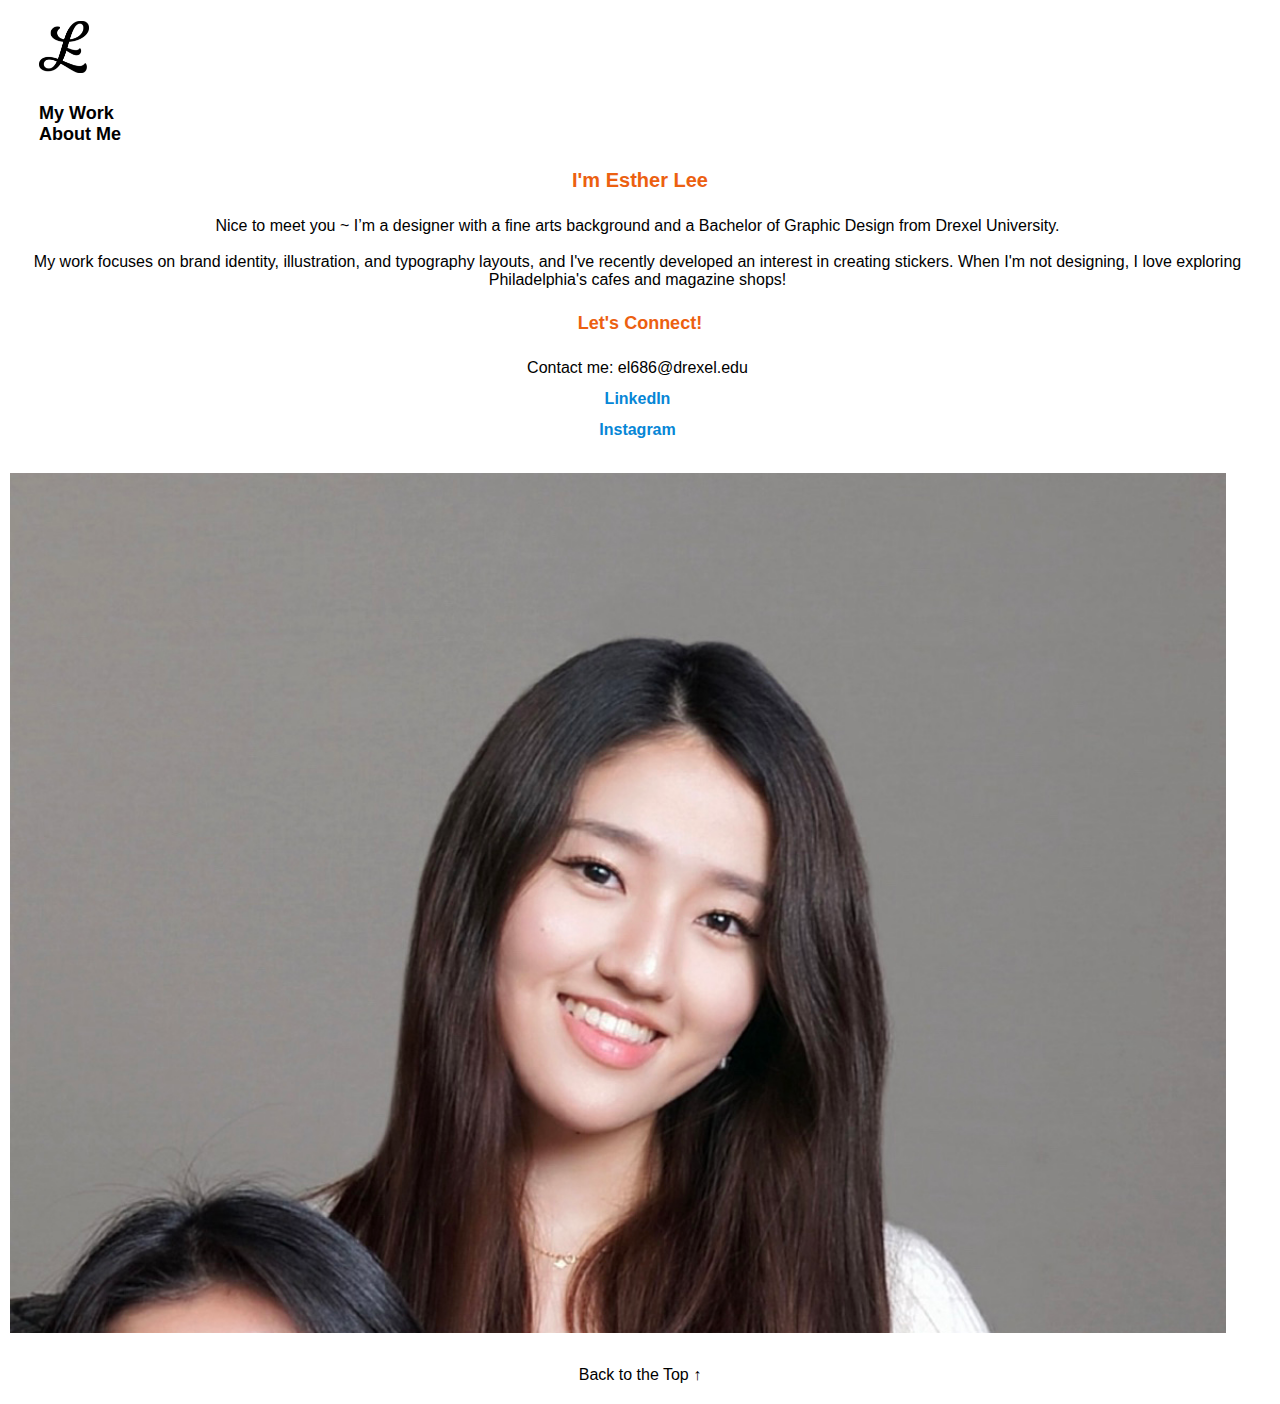
<file: Index.html>
<!DOCTYPE html>
<html lang="en">

<head>
    <meta charset="UTF-8">
    <meta name="viewport" content="width=device-width, initial-scale=1.0">
    <title>Portfolio - Esther Lee</title>
    <link rel="stylesheet" href="styles.css"> <!-- Link your CSS file -->
</head>

<!-- Full header -->
    <header>
        <div class="logo">
            <a href="index.html">
                <img src="Images/about/logo.png" alt="Esther Lee Logo" class="logo">
            </a>
        </div>
    </header>

    <!-- Navigation Bar -->
    <nav>
        <div class ="nav-container" id="nav-container">
              <ul id="nav-links" class="nav-links">
                <li><a href="work.html">My Work</a></li>
                <li><a href="index.html">About Me</a></li>
              </ul>
        </div>
    </nav>

    <!-- Main Content Section -->
    <section class="profile">
        <div class="profile-pic"></div> 
        <h1>I'm Esther Lee</h1>
        <p>
            Nice to meet you ~ I’m a designer with a fine arts background and a Bachelor of Graphic Design from Drexel University. <br><br> My work focuses on brand identity, 
            illustration, and typography layouts, and I've recently developed an interest in creating stickers. When I'm 
            not designing, I love exploring Philadelphia's cafes and magazine shops!
        </p>
    </section>

    <!-- Contact Section -->
    <section class="contact">
        <h2 class="headings">Let's Connect!</h2>
        <p>Contact me: <a href="mailto:el686@drexel.edu">el686@drexel.edu</a></p>
        <p class="link-text"><a href="https://www.linkedin.com/in/esther-lee-05ba84276/">LinkedIn</a></p>
        <p class="link-text"><a href="https://www.instagram.com/esthercreativity/?hl=en">Instagram</a></p>
    </section>

    <!-- Profile Image -->
    <img src="Images/about/esther.jpg" alt="esther profile image" class="container-image"/>

    <!-- Footer -->
    <footer>
        <a href="#top">Back to the Top &#8593;</a>
    </footer>

</body>

</html>
</file>
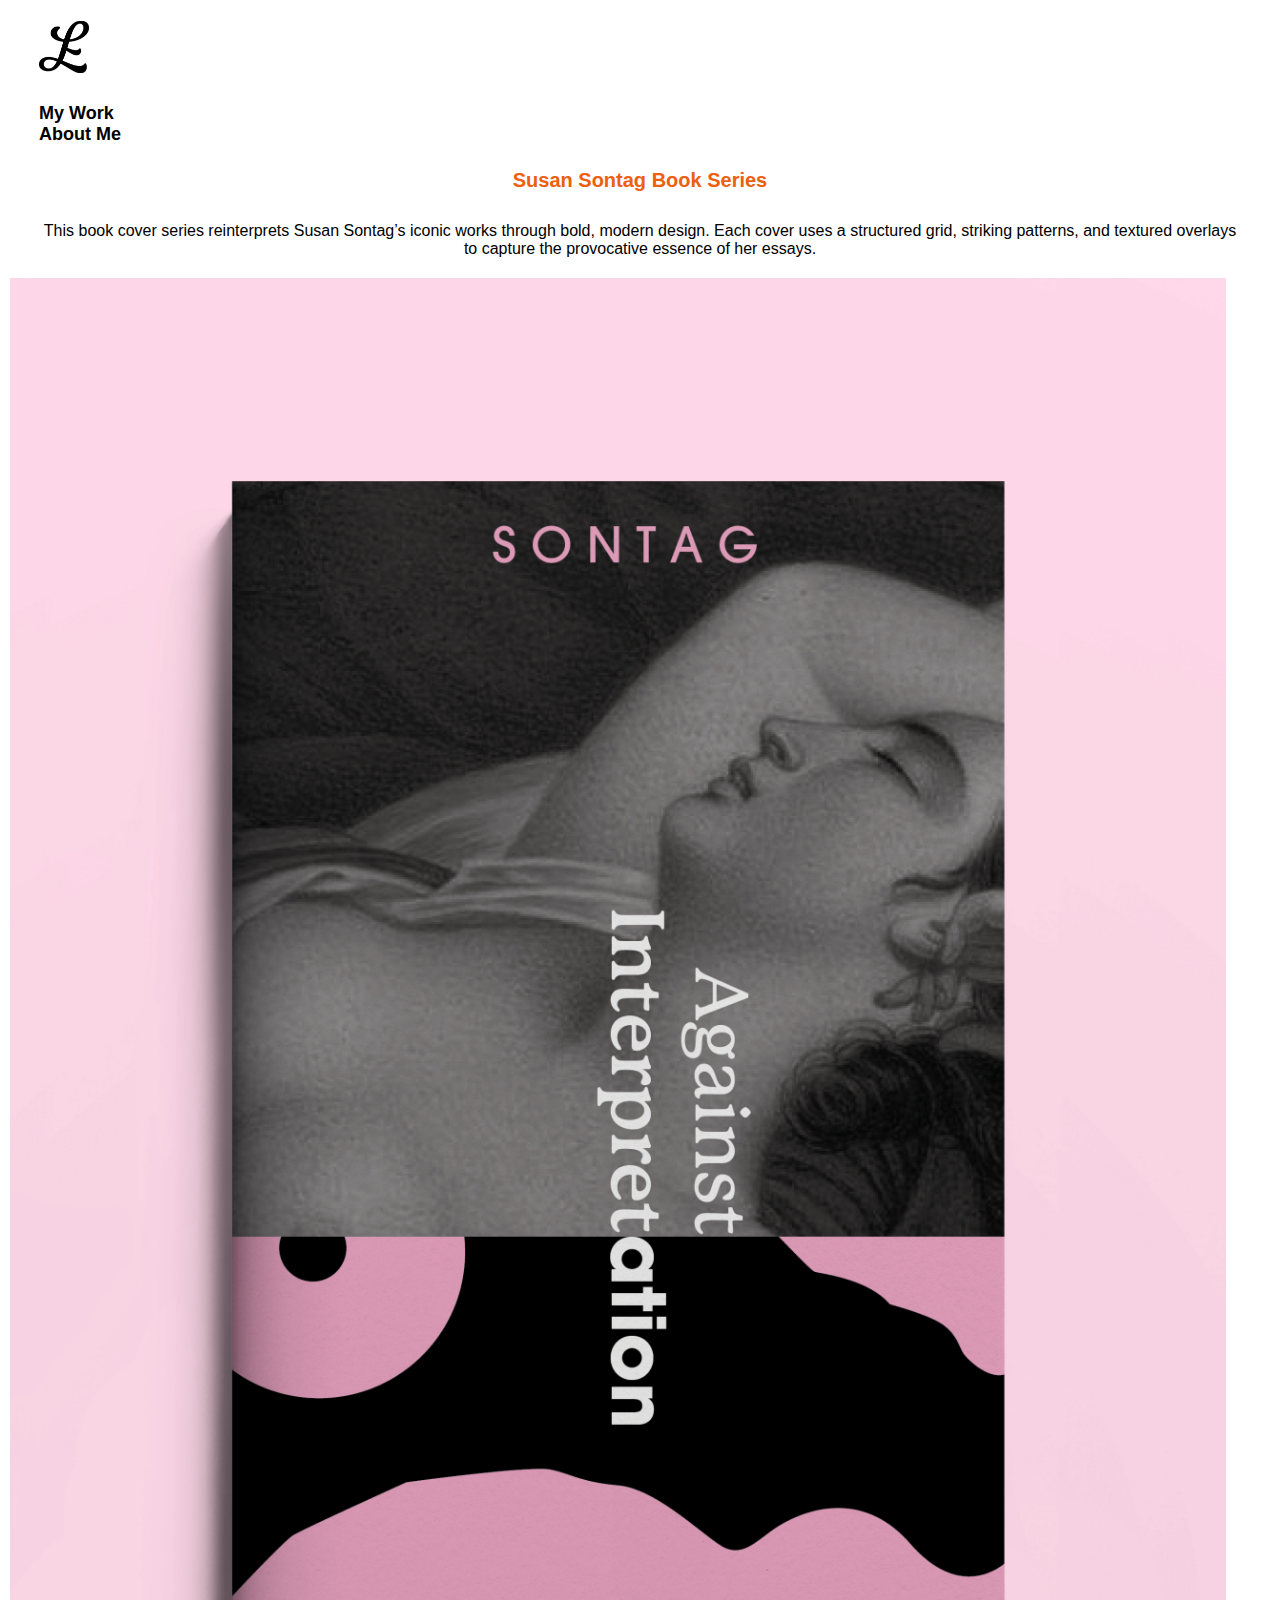
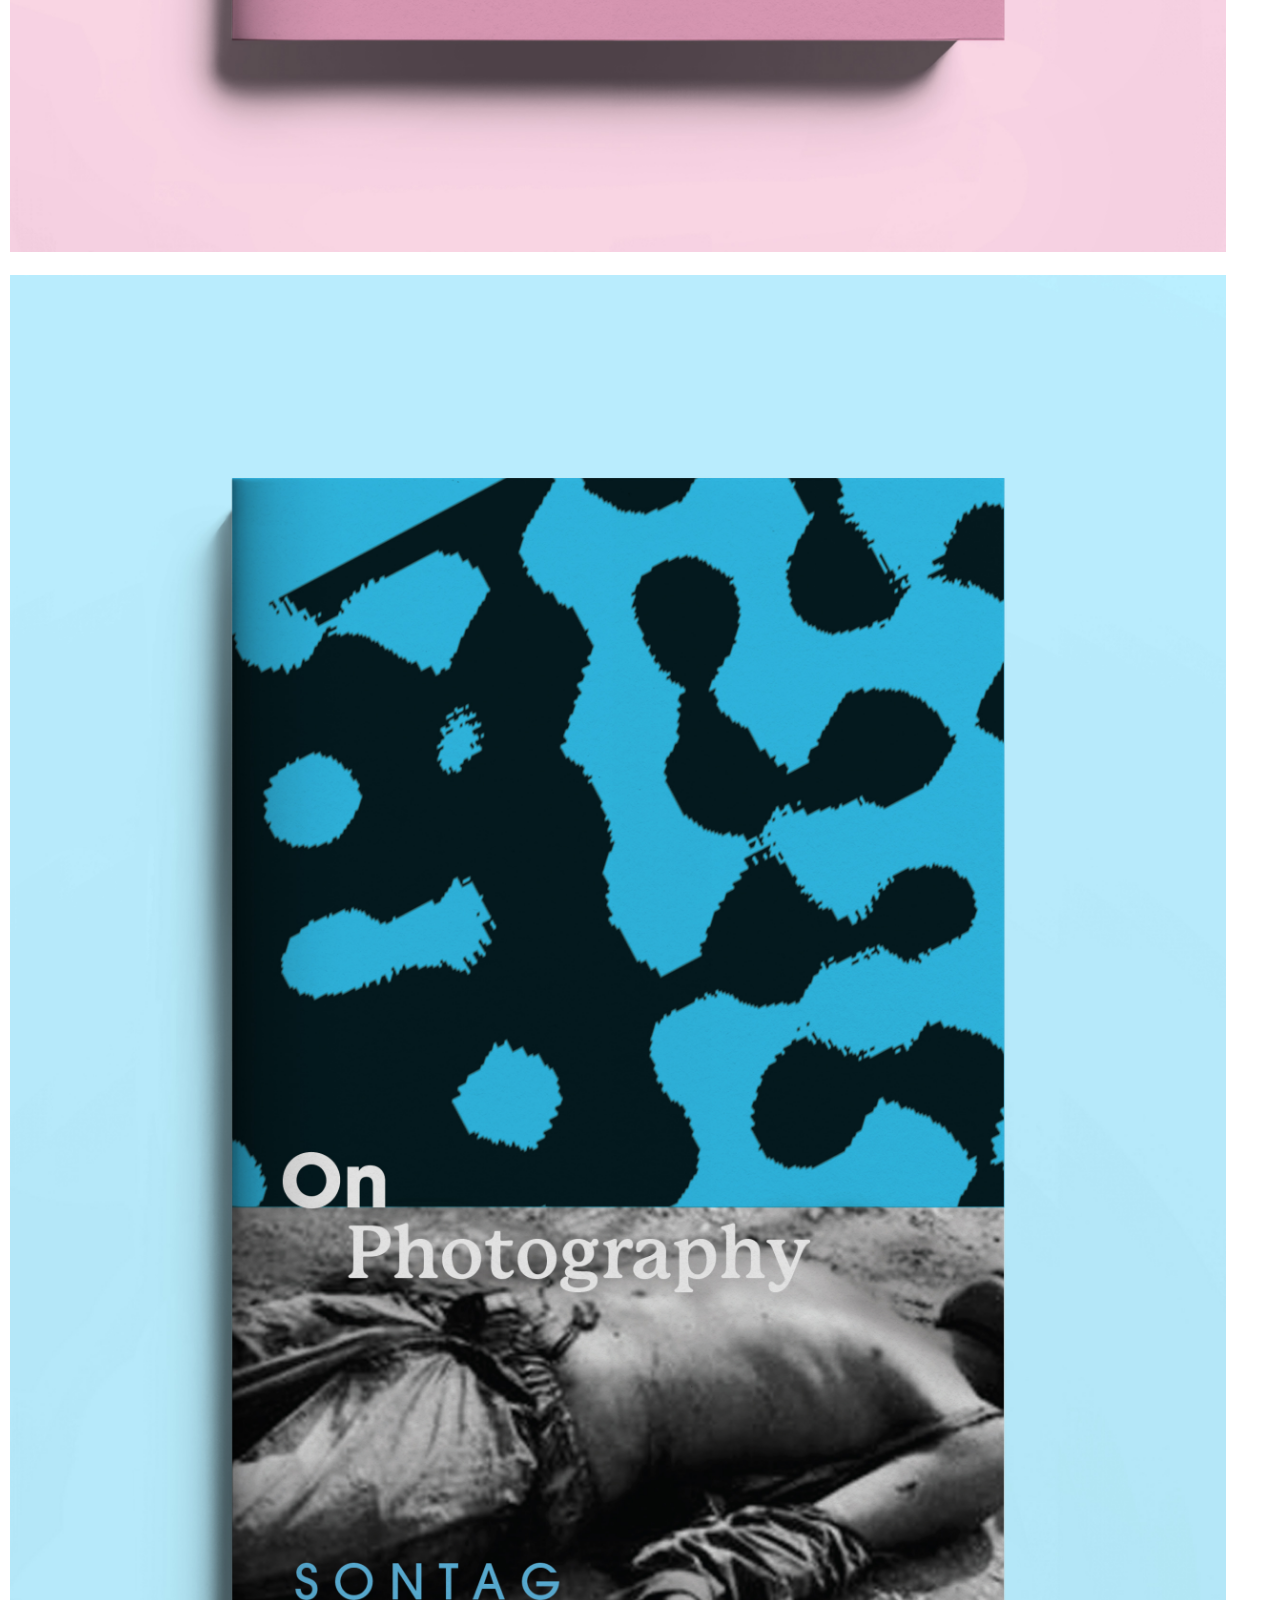
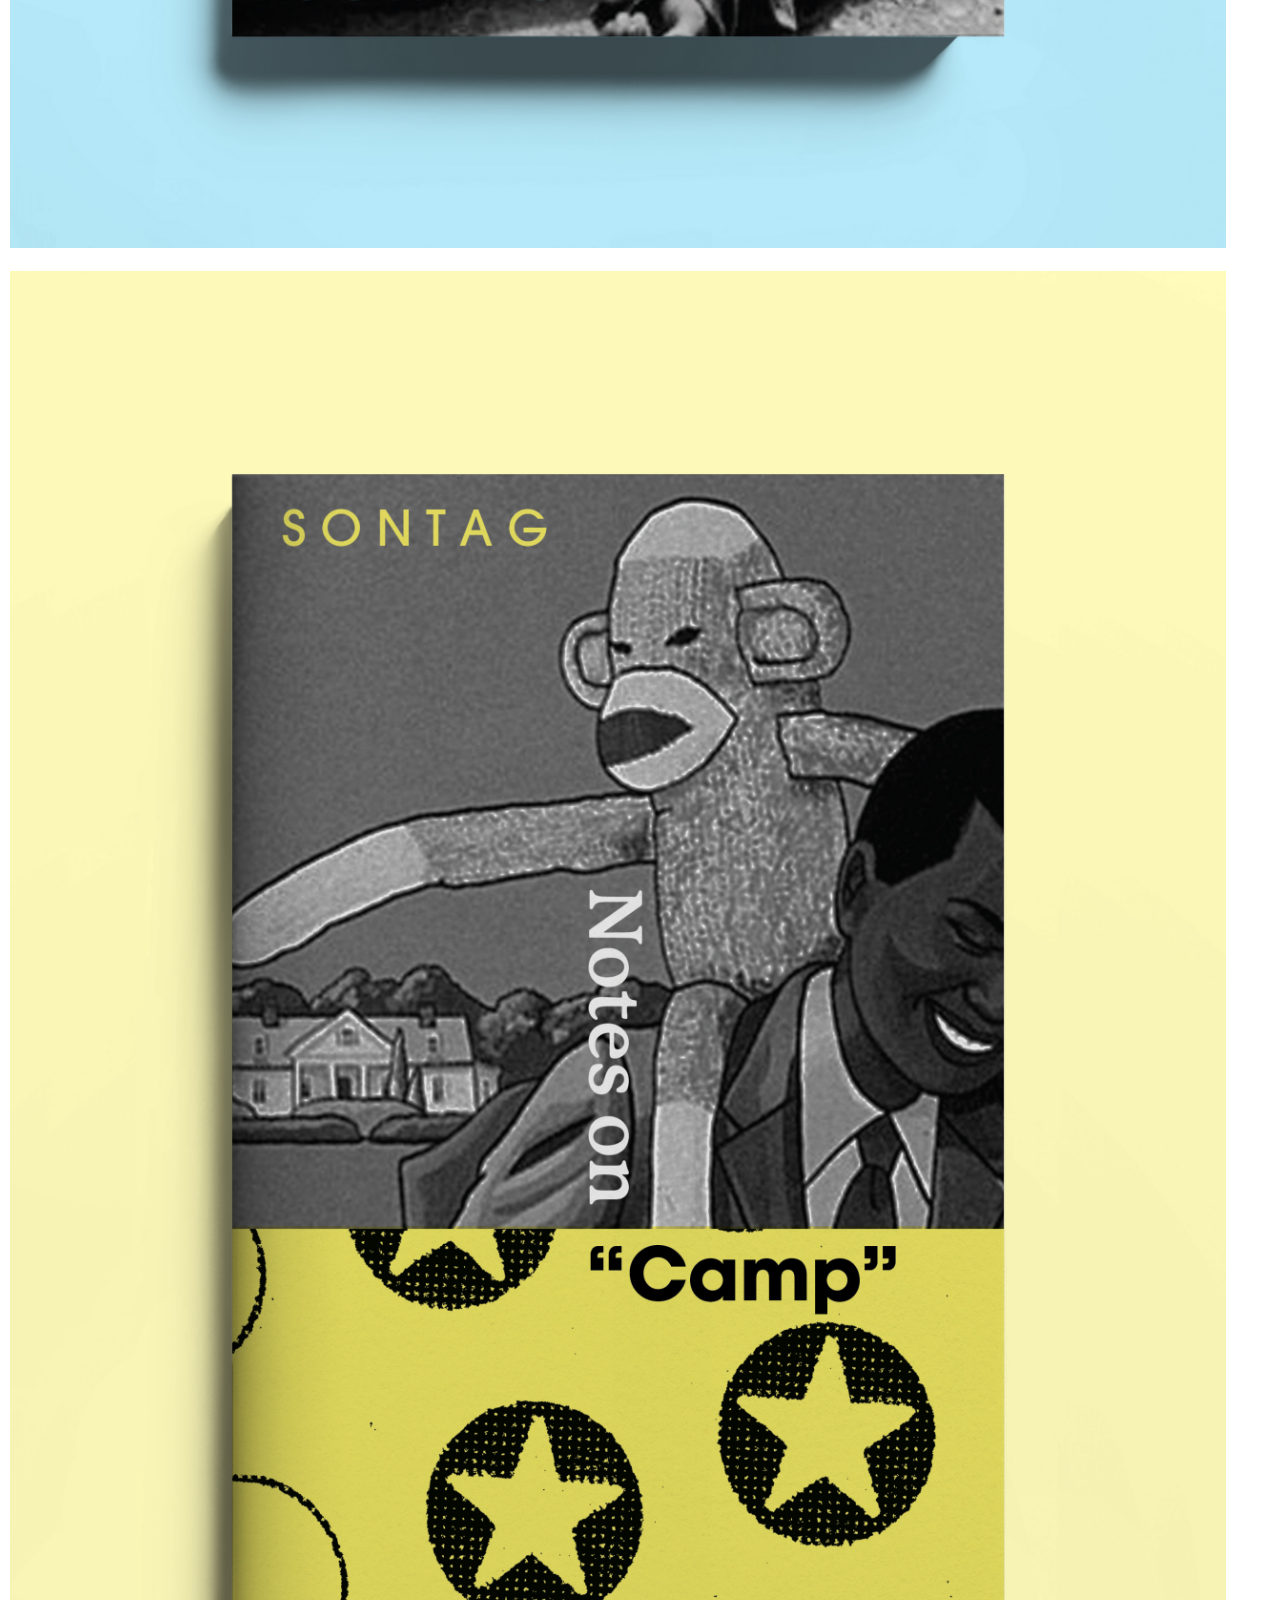
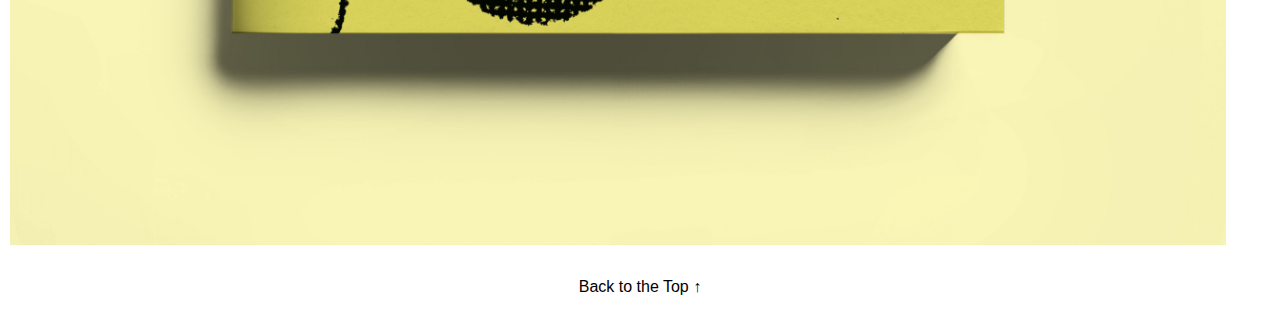
<file: book.html>
<!DOCTYPE html>
<html lang="en">
    
<head>
    <meta charset="UTF-8">
    <meta name="viewport" content="width=device-width, initial-scale=1.0">
    <title>Portfolio - Esther Lee - book series</title>
    <link rel="stylesheet" href="styles.css"> <!-- Link your CSS file -->
</head>

 <!-- Full header -->
<body>
    <header>
        <div class="logo">
            <a href="index.html">
                <img src="Images/about/logo.png" alt="Esther Lee Logo" class="logo">
            </a>
        </div>
    </header>

    <!-- Navigation Bar -->
    <nav>
        <div class ="nav-container" id="nav-container">
            <ul id="nav-links" class="nav-links">
                <li><a href="work.html">My Work</a></li>
                <li><a href="index.html">About Me</a></li>
            </ul>
        </div>
    </nav>

    <!--Content-->
    <h1>Susan Sontag Book Series</h1>
    <p class="description">This book cover series reinterprets Susan Sontag’s iconic works through bold, modern design. Each cover uses a structured grid, striking patterns, and textured overlays to capture the provocative essence of her essays.</p>
    <img src="Images/bookseries/against.jpg" alt="Against Interpretation" class="container-image"/>
    <img src="Images/bookseries/photography.jpg" alt="On Photography" class="container-image"/>
    <img src="Images/bookseries/camp.jpg" alt="Notes on Camp" class="container-image" />

    <!--Footer-->
    <footer>
        <a href="#top">Back to the Top &#8593;</a>
    </footer>

</body>
</html>
</file>
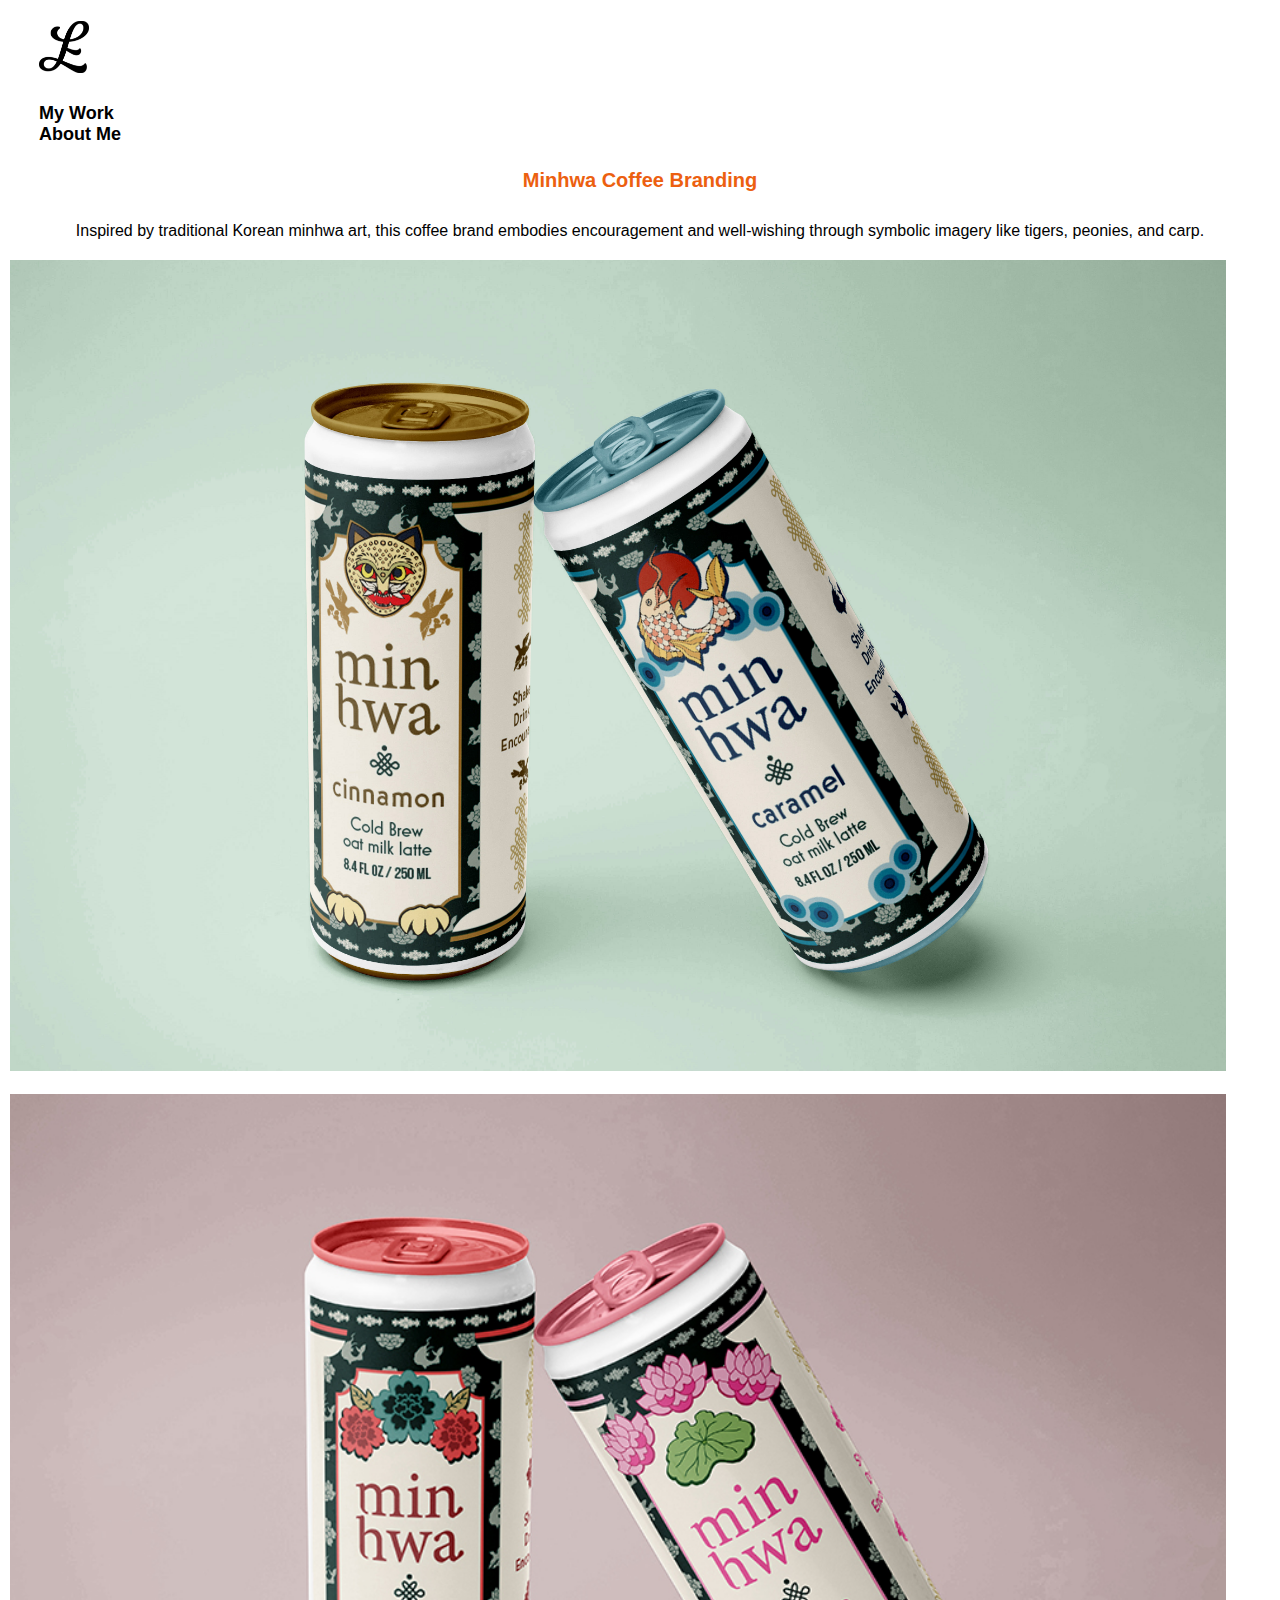
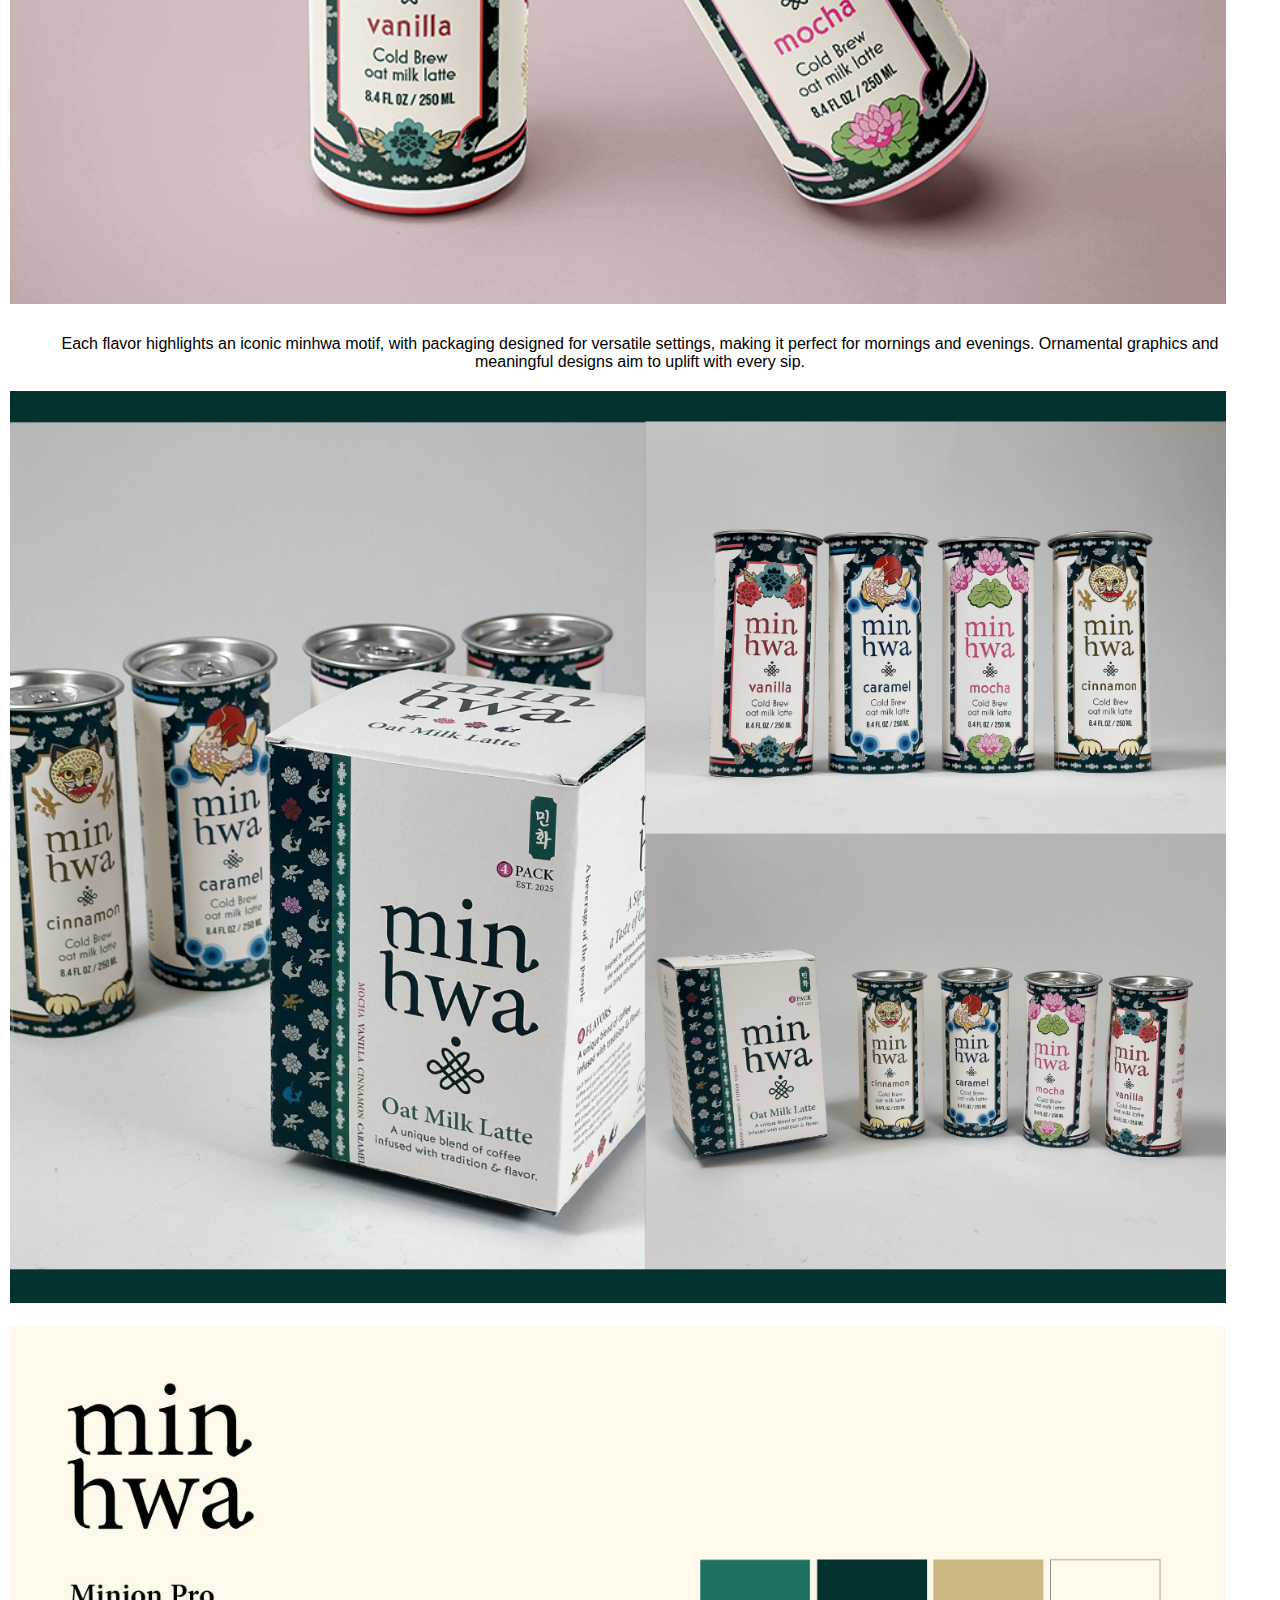
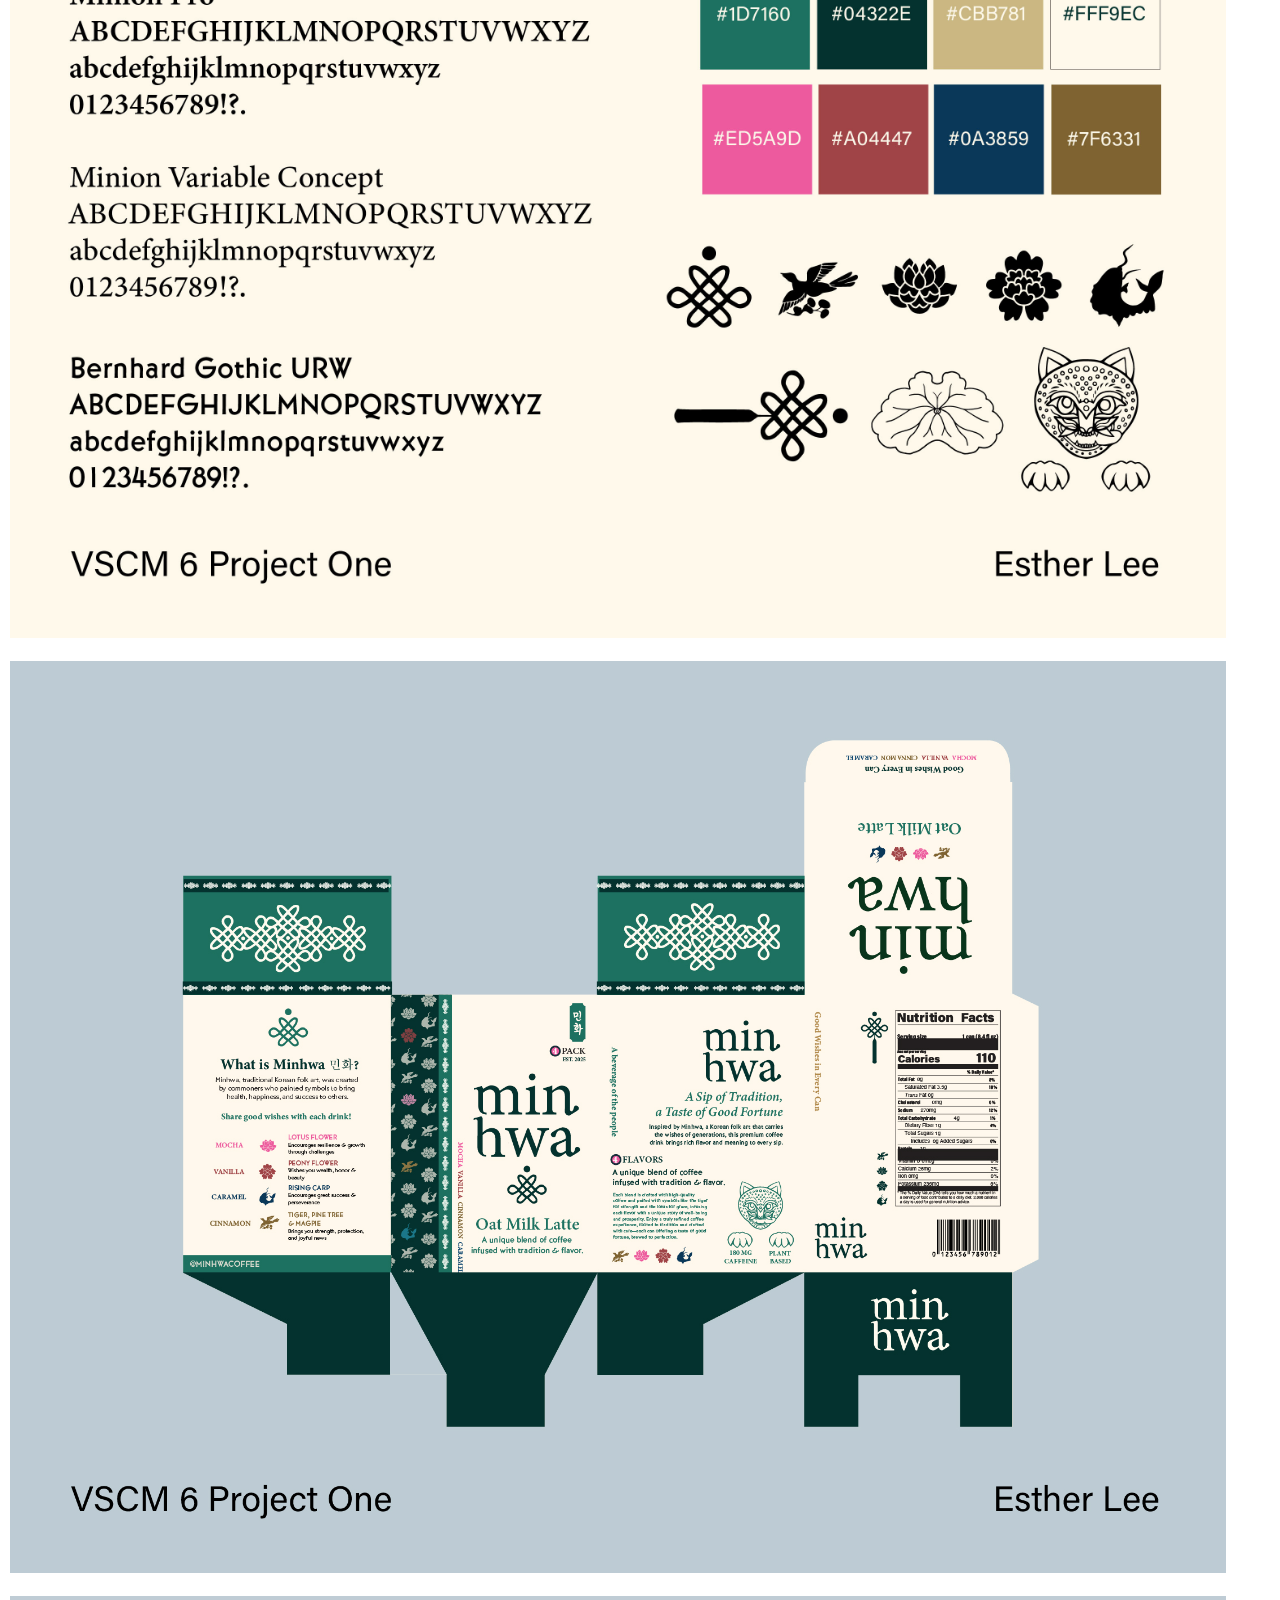
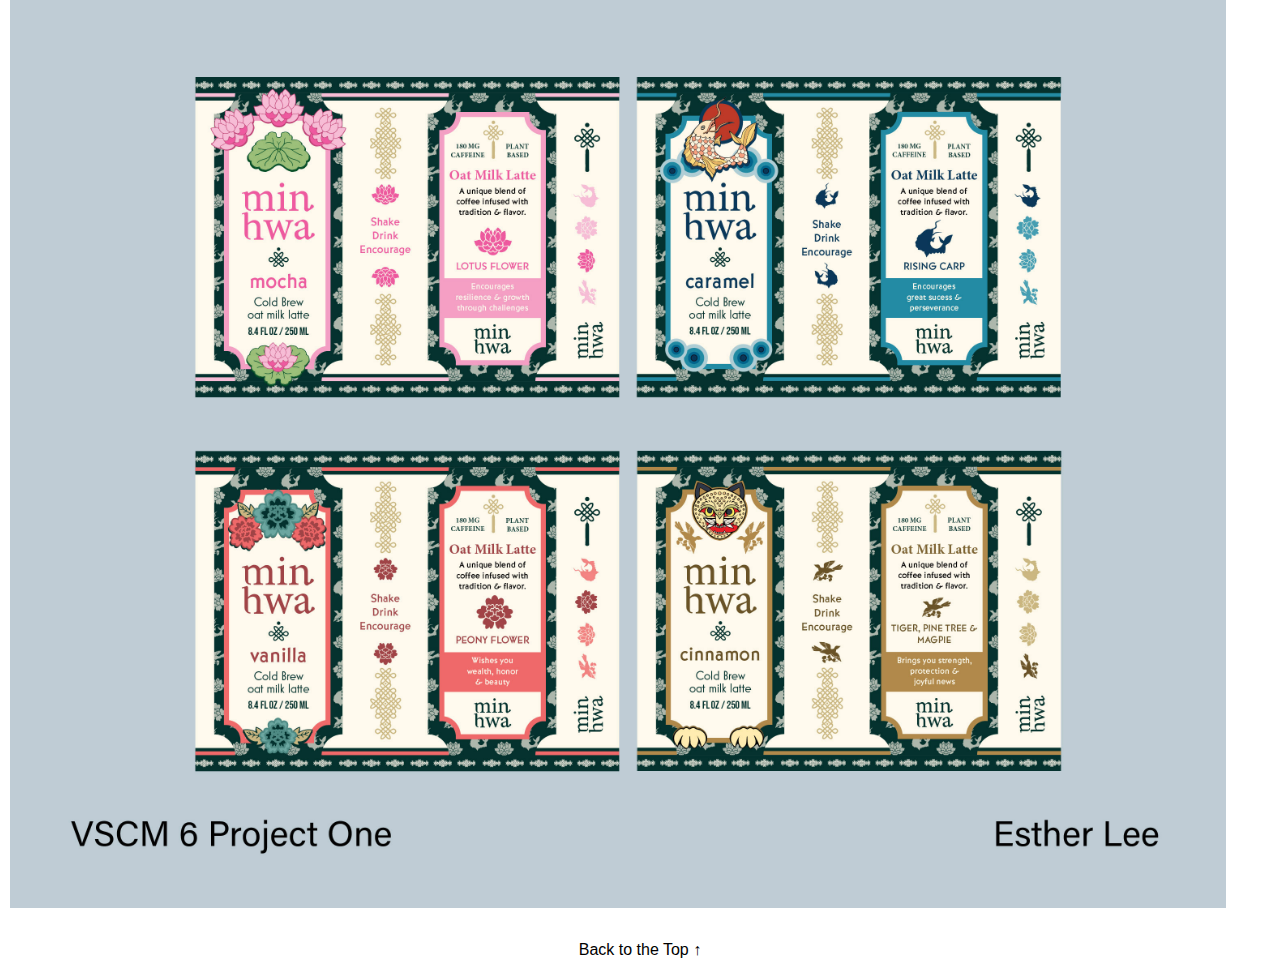
<file: minhwa.html>
<!DOCTYPE html>
<html lang="en">

<head>
    <meta charset="UTF-8">
    <meta name="viewport" content="width=device-width, initial-scale=1.0">
    <title>Portfolio - Esther Lee - Minhwa</title>
    <link rel="stylesheet" href="styles.css"> <!-- Link your CSS file -->
</head>

 <!-- Full header -->
<body>
    <header>
        <div class="logo">
            <a href="index.html">
                <img src="Images/about/logo.png" alt="Esther Lee Logo" class="logo">
            </a>
        </div>
    </header>

<!-- Navigation Bar -->
    <nav>
        <div class ="nav-container" id="nav-container">
            <ul id="nav-links" class="nav-links">
                <li><a href="work.html">My Work</a></li>
                <li><a href="index.html">About Me</a></li>
            </ul>
        </div>
    </nav>
    <!--Content-->
    <h1>Minhwa Coffee Branding</h1>
    <p class="description">Inspired by traditional Korean minhwa art, this coffee brand embodies encouragement and well-wishing through symbolic imagery like tigers, peonies, and carp.</p>
    <img src="Images/minhwa/mint_digi.jpg" alt="Minhwa Coffee Mock Up" class="container-image"/>
    <img src="Images/minhwa/pink_digi.jpg" alt="Minhwa Coffee Mock Up 2" class="container-image" />
    <p class="description"> Each flavor highlights an iconic minhwa motif, with packaging designed for versatile settings, making it perfect for mornings and evenings. Ornamental graphics and meaningful designs aim to uplift with every sip. </p>
    <img src="Images/minhwa/full.jpg" alt="Minhwa Collage" class="container-image"/>
    <img src="Images/minhwa/type.jpg" alt="Minhwa Branding" class="container-image"/>
    <img src="Images/minhwa/box.jpg" alt="Minhwa Box" class="container-image"/>
    <img src="Images/minhwa/can.jpg" alt="Minhwa Cans" class="container-image"/>

    <!--Footer-->
    <footer>
        <a href="#top">Back to the Top &#8593;</a>
    </footer>
</body>

</html>
</file>
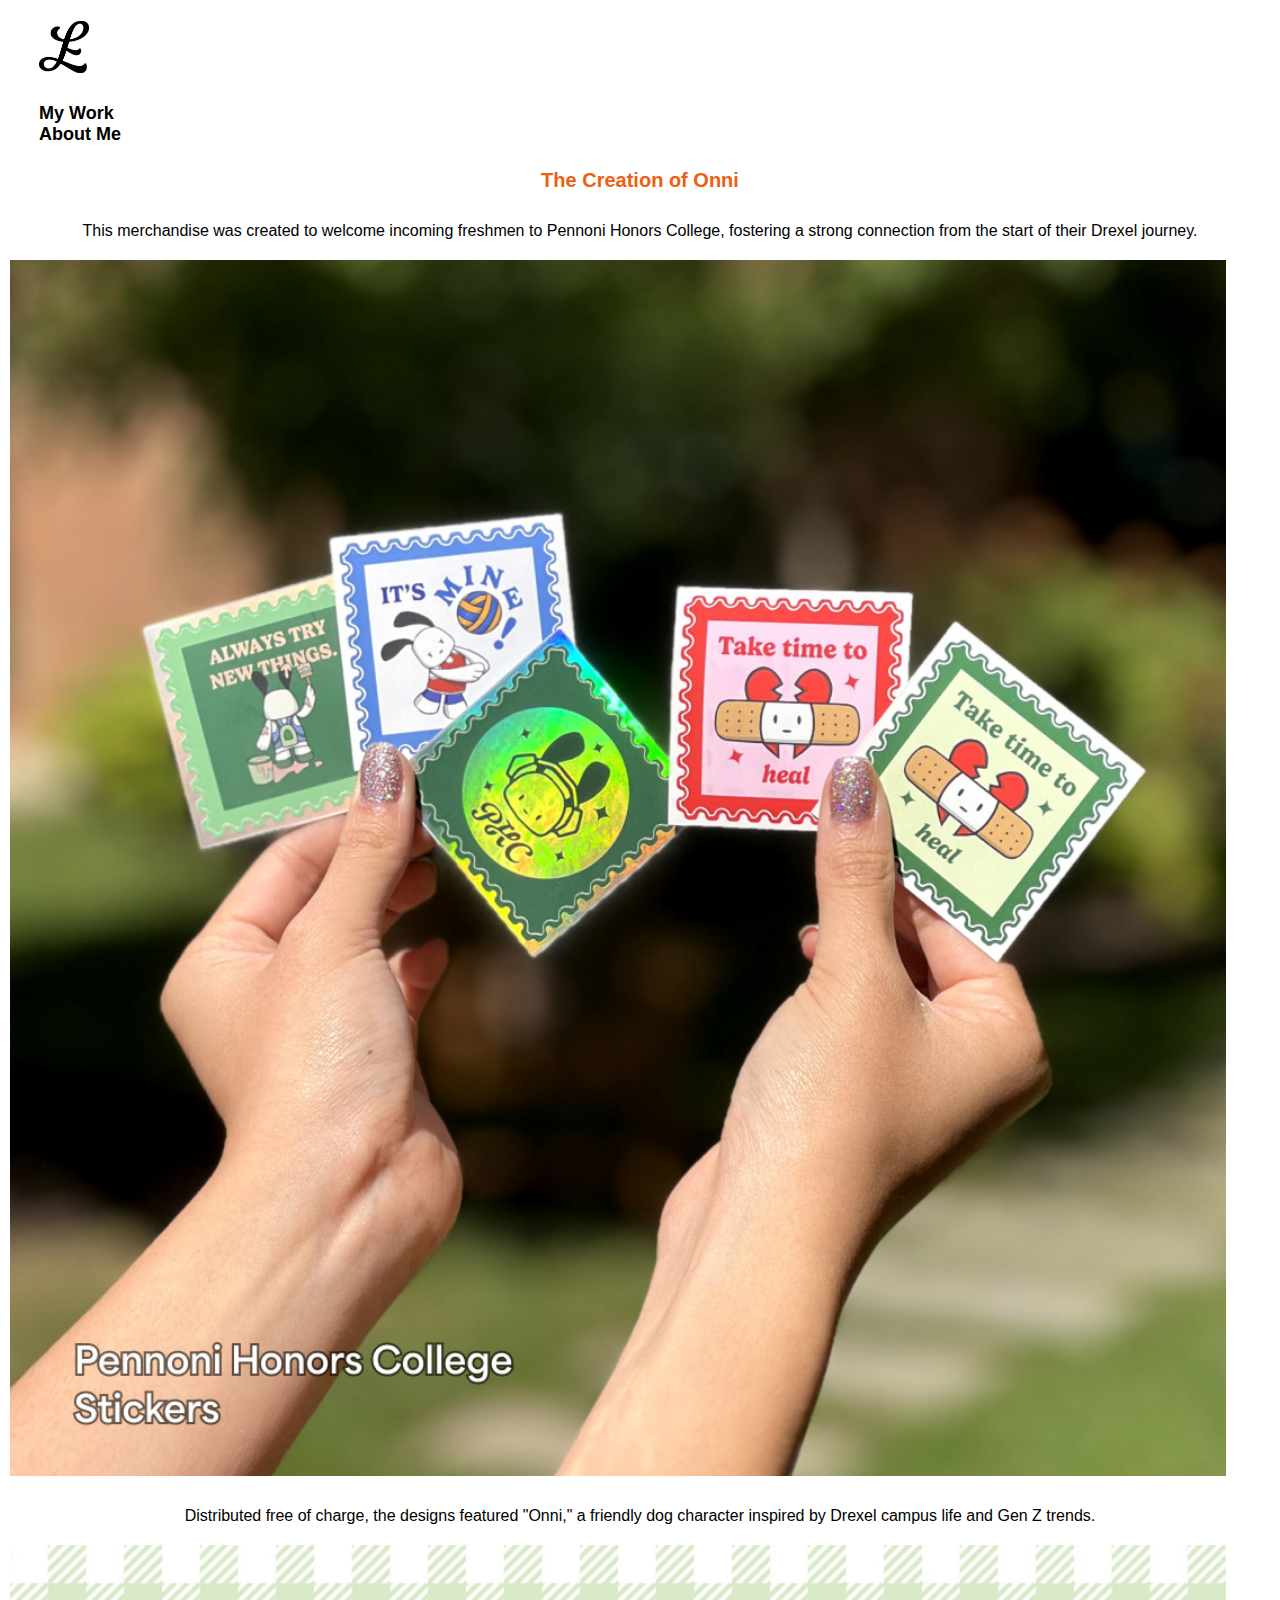
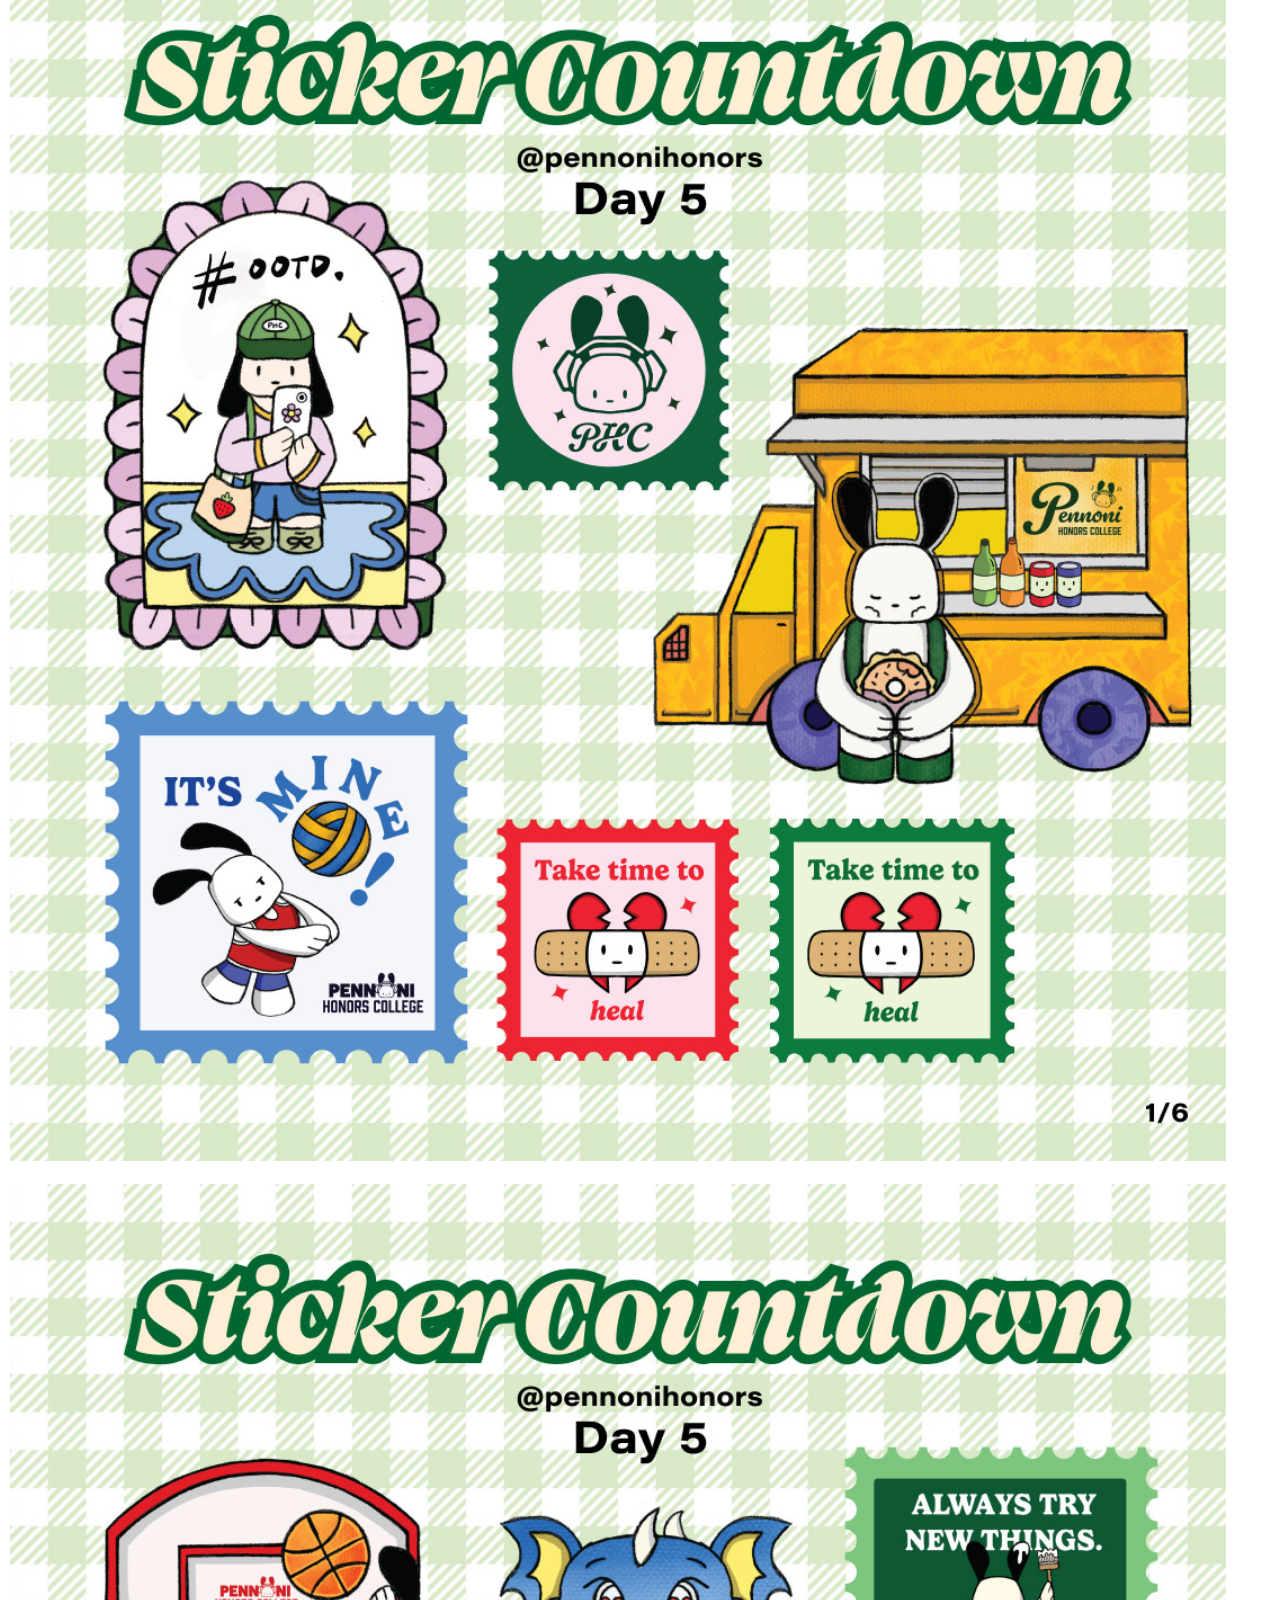
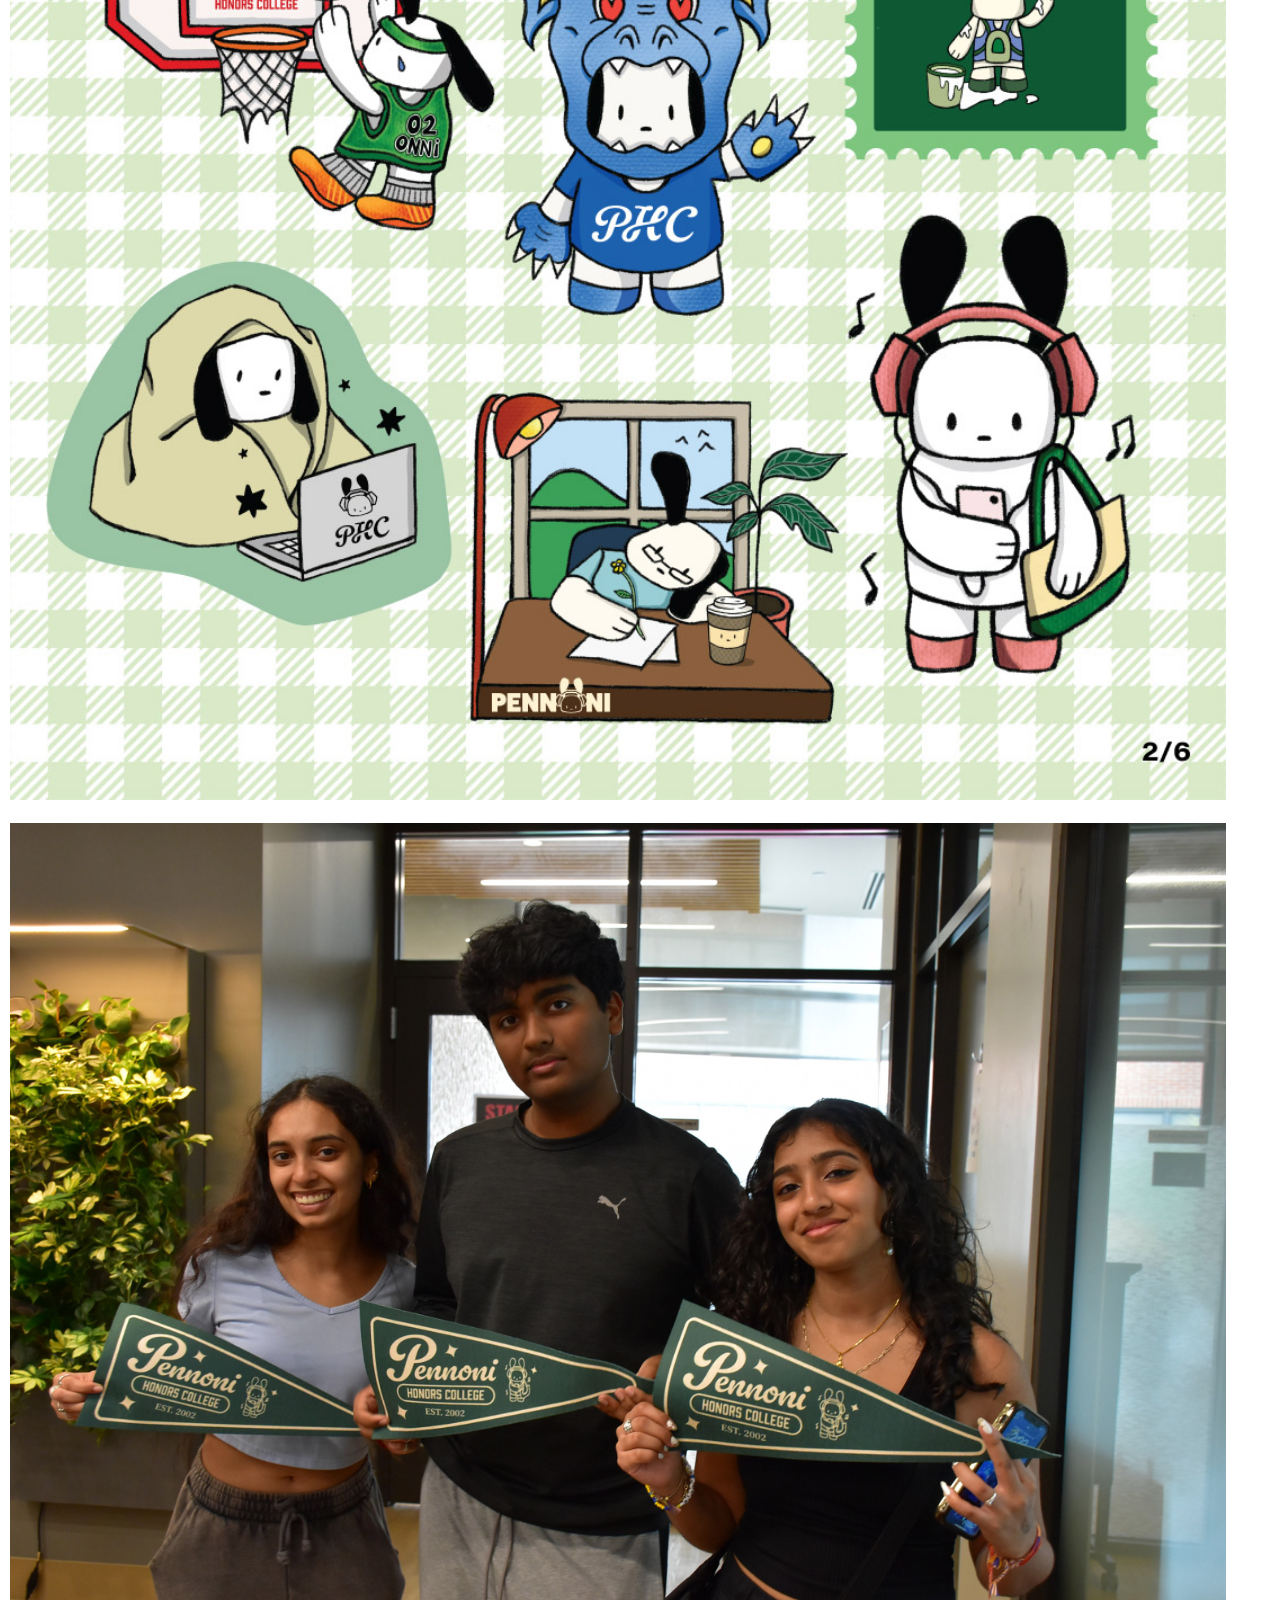
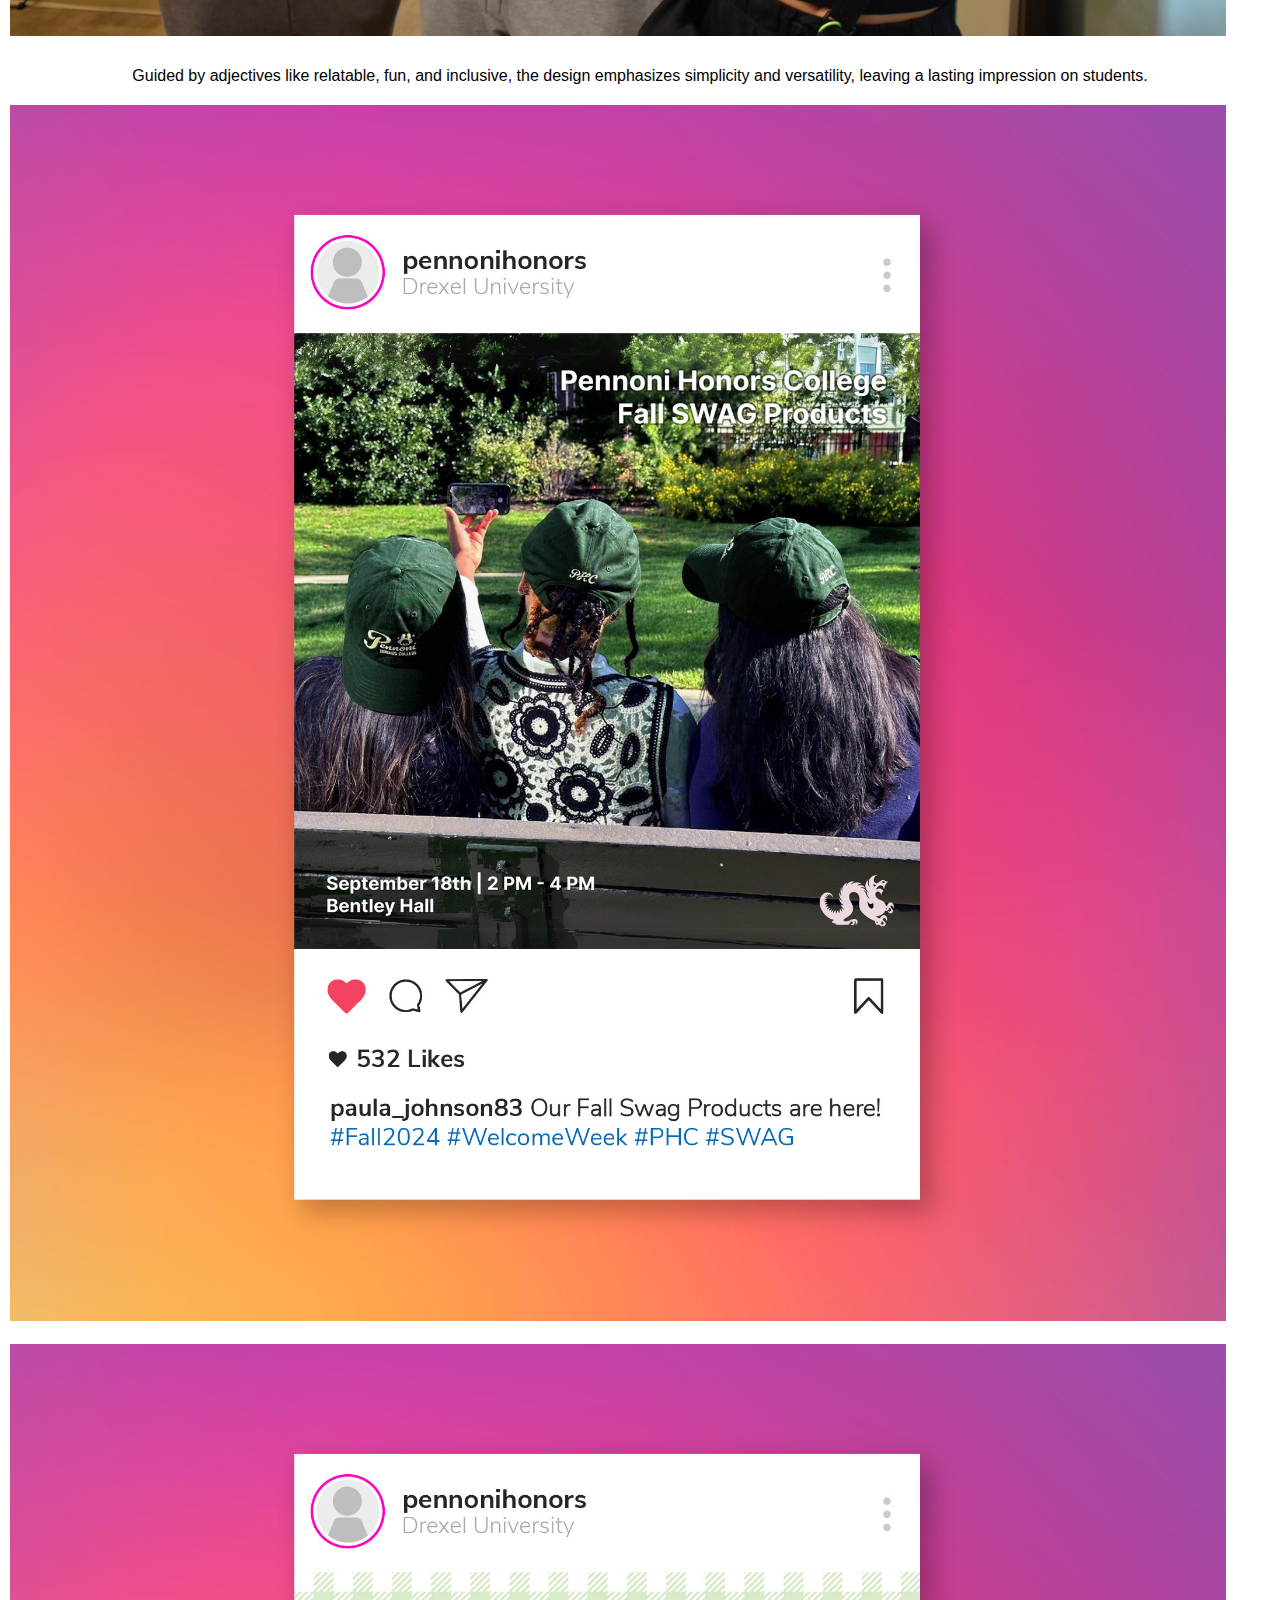
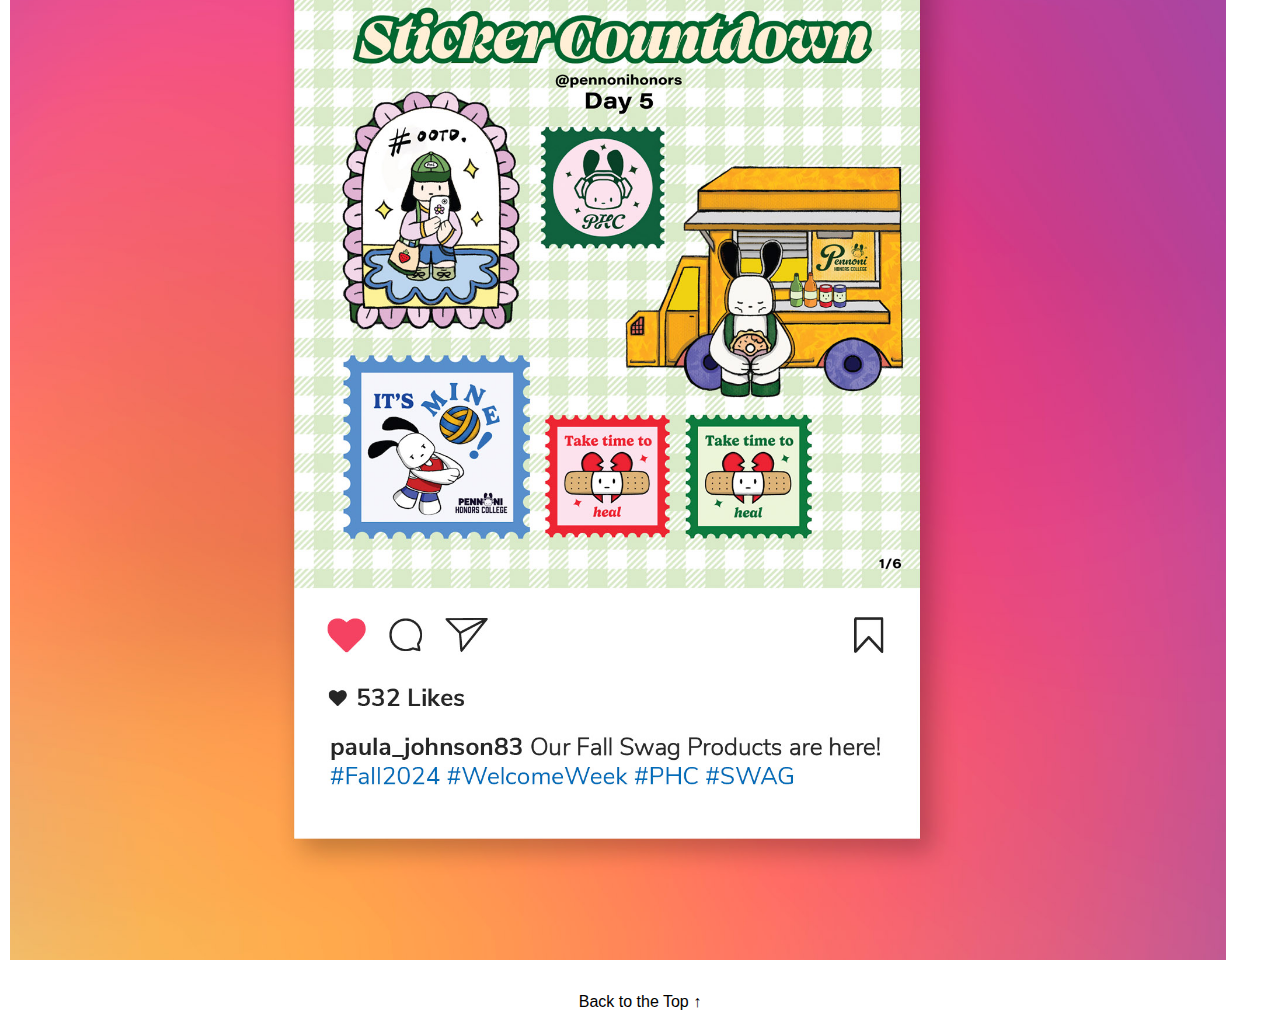
<file: onni.html>
<!DOCTYPE html>
<html lang="en">
    
<head>
    <meta charset="UTF-8">
    <meta name="viewport" content="width=device-width, initial-scale=1.0">
    <title>Portfolio - Esther Lee - Onni</title>
    <link rel="stylesheet" href="styles.css"> <!-- Link your CSS file -->
</head>

 <!-- Full header -->
  <body>
    <header>
        <div class="logo">
            <a href="index.html">
                <img src="Images/about/logo.png" alt="Esther Lee Logo" class="logo">
            </a>
        </div>
    </header>

<!-- Navigation Bar -->
    <nav>
        <div class ="nav-container" id="nav-container">
            <ul id="nav-links" class="nav-links">
                <li><a href="work.html">My Work</a></li>
                <li><a href="index.html">About Me</a></li>
            </ul>
        </div>
    </nav>

        <!--Content-->
     <h1>The Creation of Onni</h1>
     <p class="description">This merchandise was created to welcome incoming freshmen to Pennoni Honors College, fostering a strong connection from the start of their Drexel journey. </p>
     <img src="Images/onni/sticker_photo.jpg" alt="Onni Stickers" class="container-image"/>
     <p class="description">Distributed free of charge, the designs featured "Onni," a friendly dog character inspired by Drexel campus life and Gen Z trends.</p>
     <img src="Images/onni/sticker1.jpg" alt="Onni Stickers 1" class="container-image"/>
     <img src="Images/onni/sticker2.jpg" alt="Onni Stickers 2" class="container-image"/>
     <img src="Images/onni/people.jpg" alt="Event Photos for Onni" class="container-image"/>
     <p class="description">Guided by adjectives like relatable, fun, and inclusive, the design emphasizes simplicity and versatility, leaving a lasting impression on students.</p>
     <img src="Images/onni/insta.jpg" alt="Onni Instagram 1" class="container-image"/>
     <img src="Images/onni/insta1.jpg" alt="Onni Instagra 2" class="container-image"/>

    <!-- Footer -->
    <footer>
        <a href="#top">Back to the Top &#8593;</a>
    </footer>

</body>
</html>
</file>
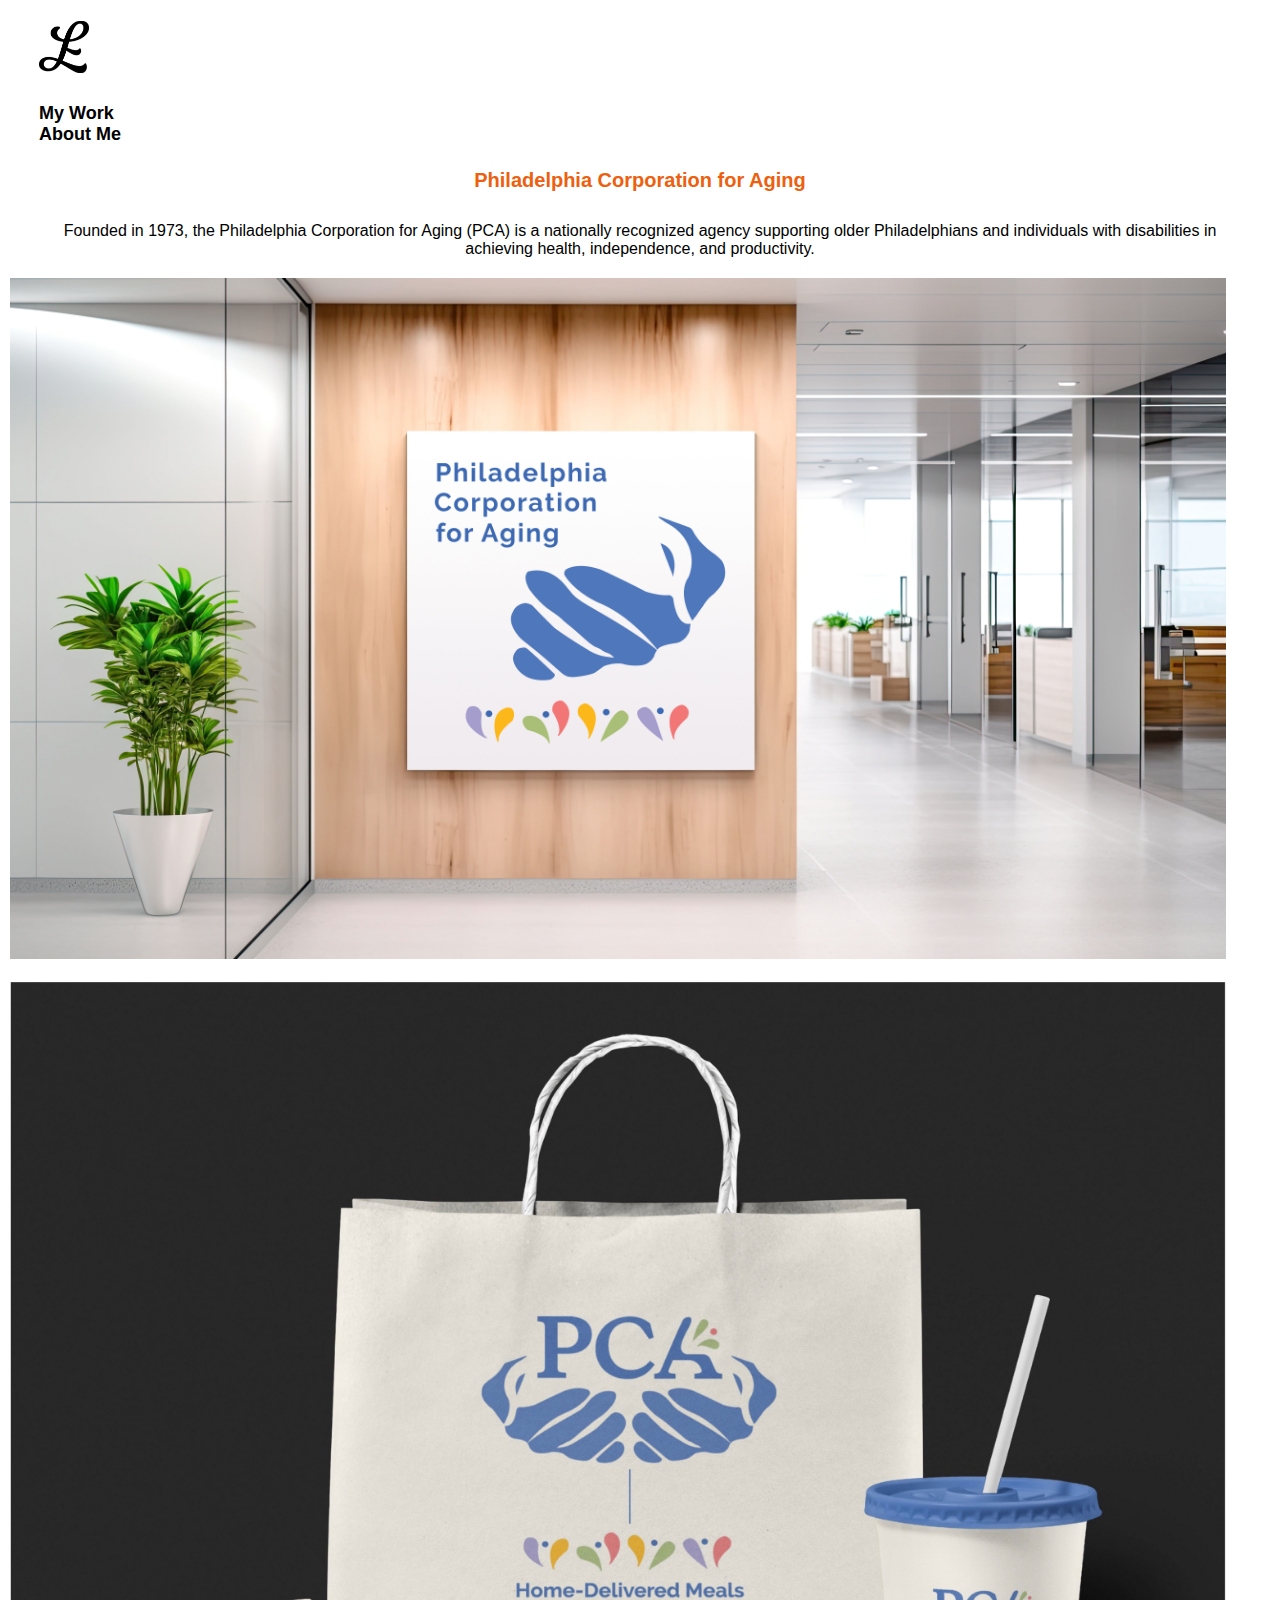
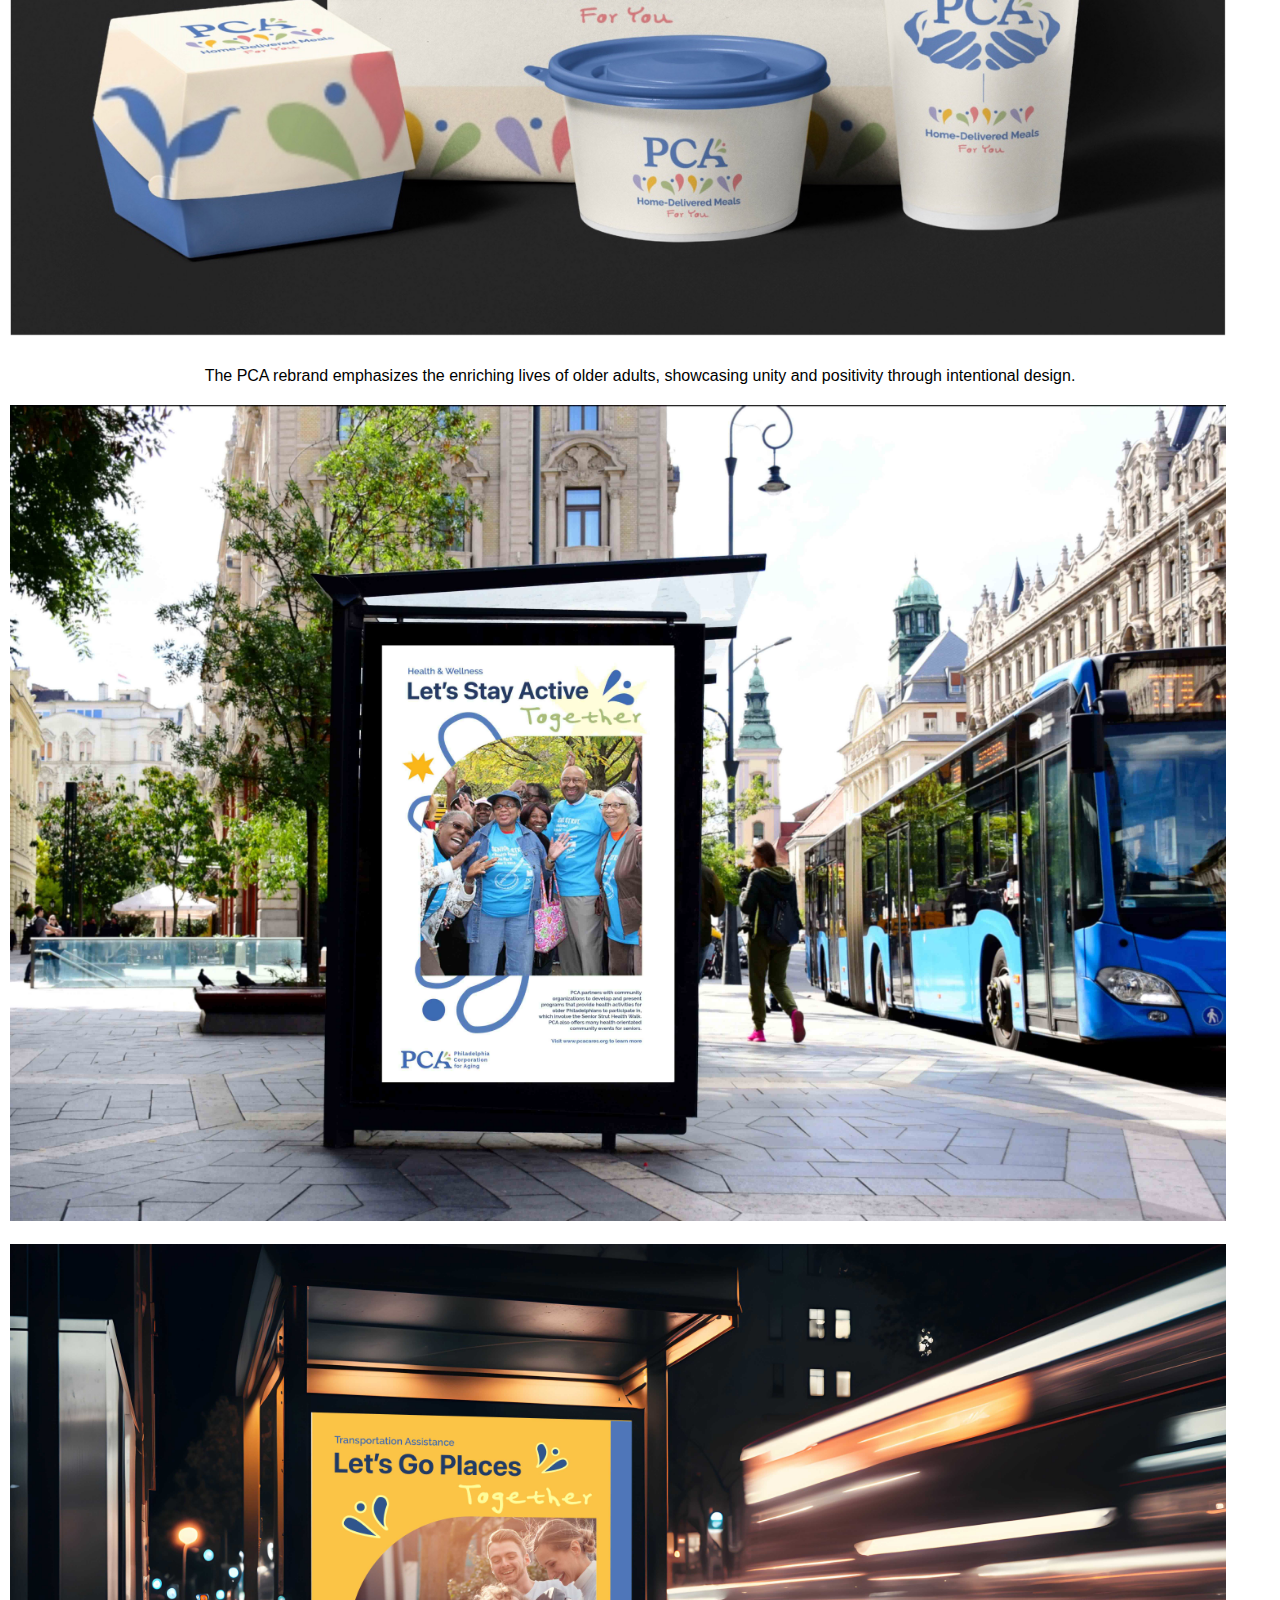
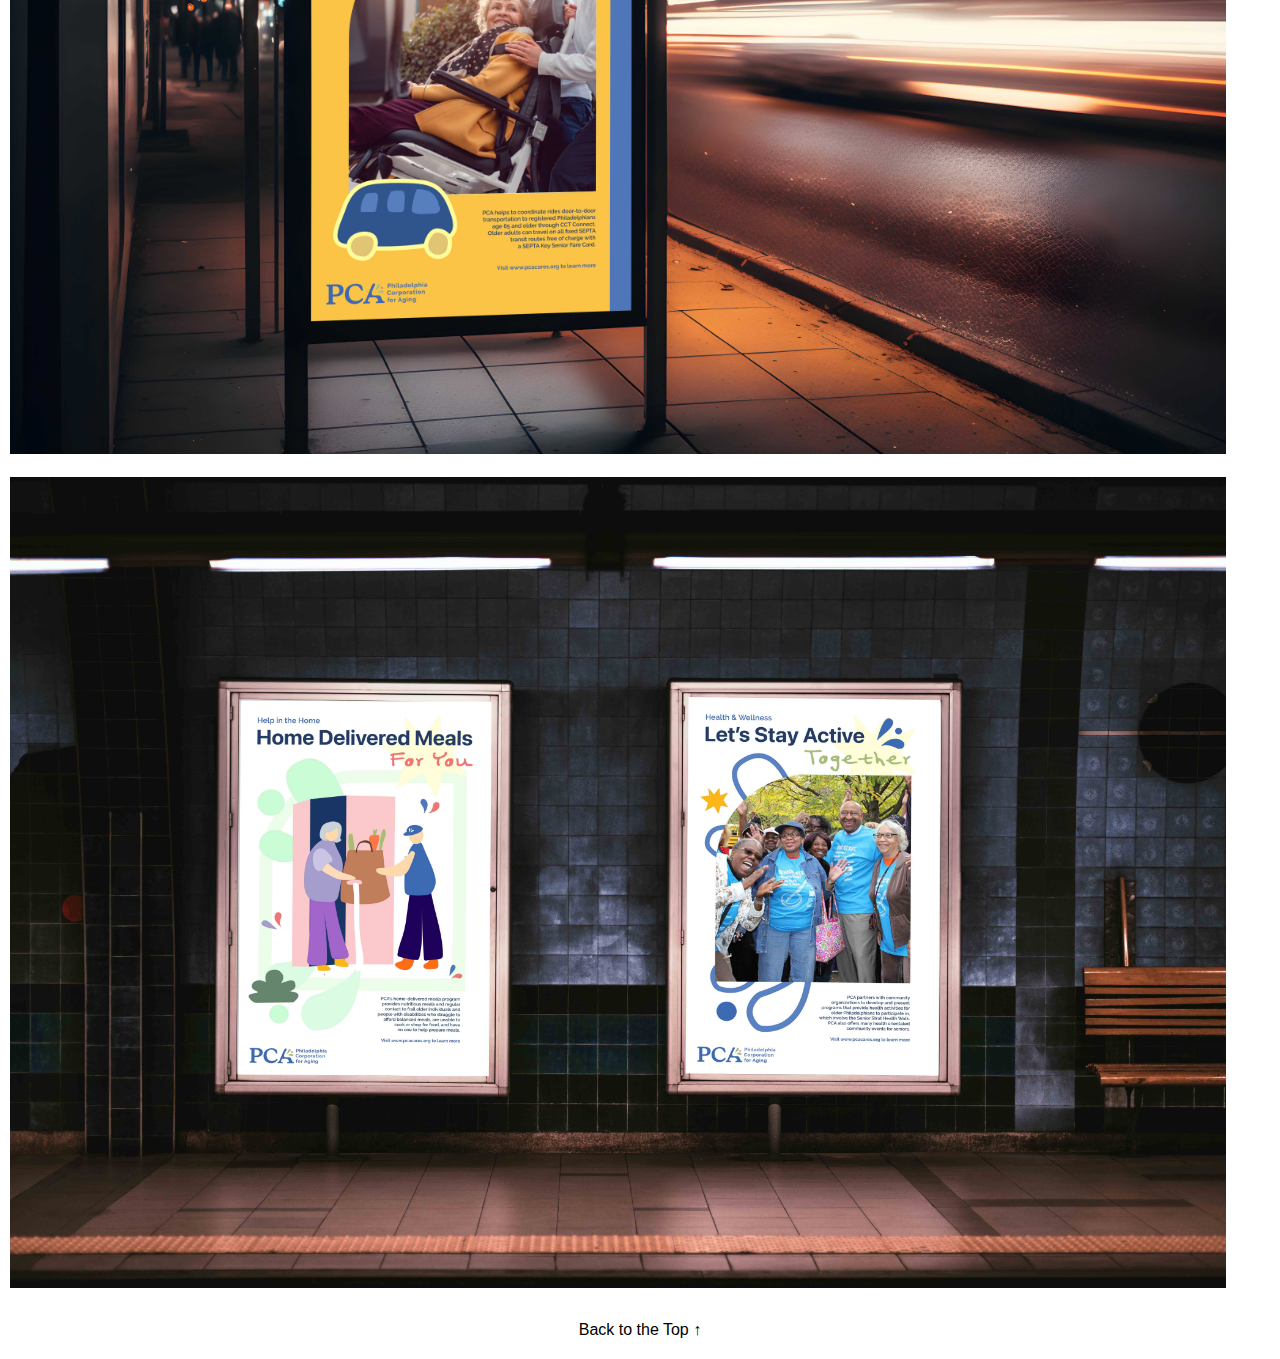
<file: pca.html>
<!DOCTYPE html>
<html lang="en">
    
<head>
    <meta charset="UTF-8">
    <meta name="viewport" content="width=device-width, initial-scale=1.0">
    <title>Portfolio - Esther Lee - PCA</title>
    <link rel="stylesheet" href="styles.css"> <!-- Link your CSS file -->
</head>

 <!-- Full header -->
<body>
    <header>
        <div class="logo">
            <a href="index.html">
                <img src="Images/about/logo.png" alt="Esther Lee Logo" class="logo">
            </a>
        </div>
    </header>

    <!-- Navigation Bar -->
    <nav>
        <div class ="nav-container" id="nav-container">
            <ul id="nav-links" class="nav-links">
                <li><a href="work.html">My Work</a></li>
                <li><a href="index.html">About Me</a></li>
            </ul>
        </div>
    </nav>

            <!--Content-->
        <h1>Philadelphia Corporation for Aging</h1>
        <p class="description"> Founded in 1973, the Philadelphia Corporation for Aging (PCA) is a nationally recognized agency supporting older Philadelphians and individuals with disabilities in achieving health, independence, and productivity. </p>
        <img src="Images/pca/thumbnail.jpg" alt="PCA thumbnail" class="container-image"/>
        <img src="Images/pca/food.jpg" alt="PCA food merchandise" class="container-image"/>
        <p class="description">The PCA rebrand emphasizes the enriching lives of older adults, showcasing unity and positivity through intentional design. </p>
        <img src="Images/pca/poster1.jpg" alt="PCA posters 1" class="container-image"/>
        <img src="Images/pca/poster2.jpg" alt="PCA posters 2" class="container-image"/>
        <img src="Images/pca/poster3.jpg" alt="PCA posters 3" class="container-image"/>

    <!--Footer-->
    <footer>
        <a href="#top">Back to the Top &#8593;</a>
    </footer>

</body>
</html>
</file>
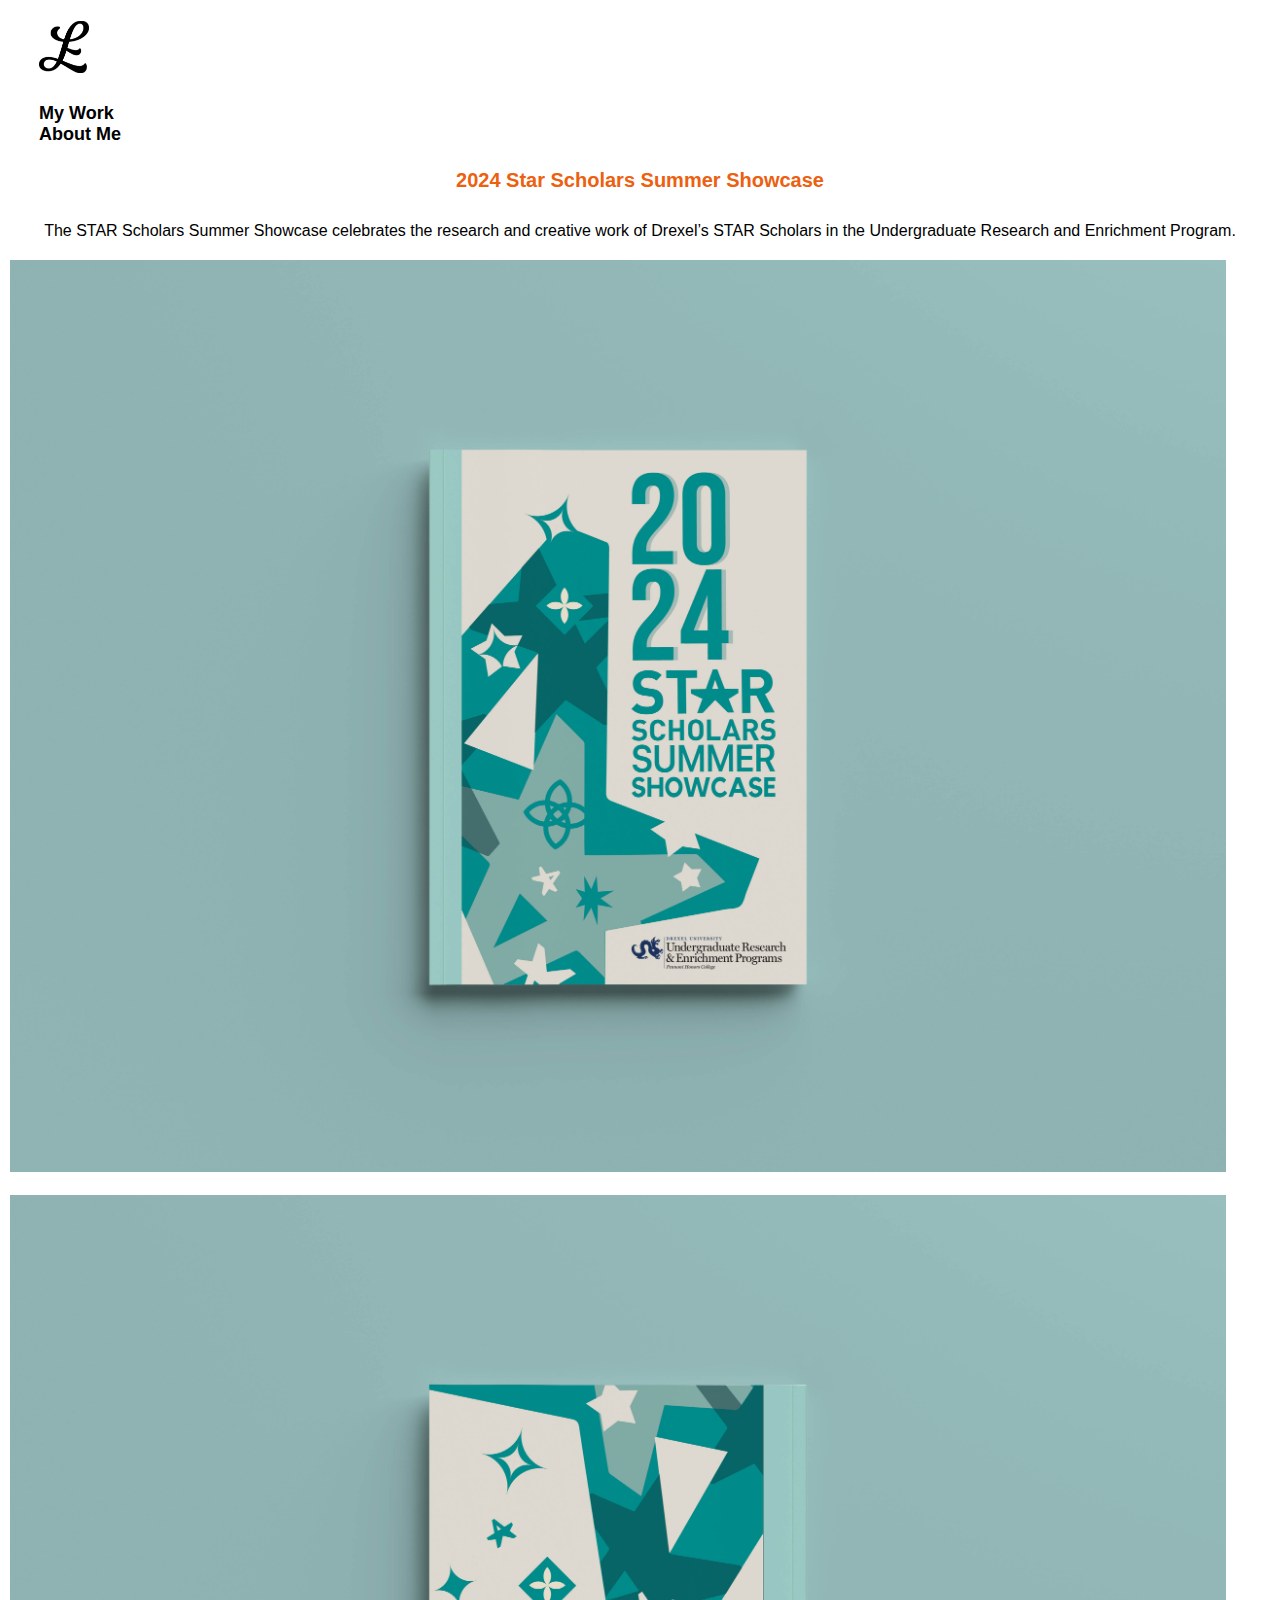
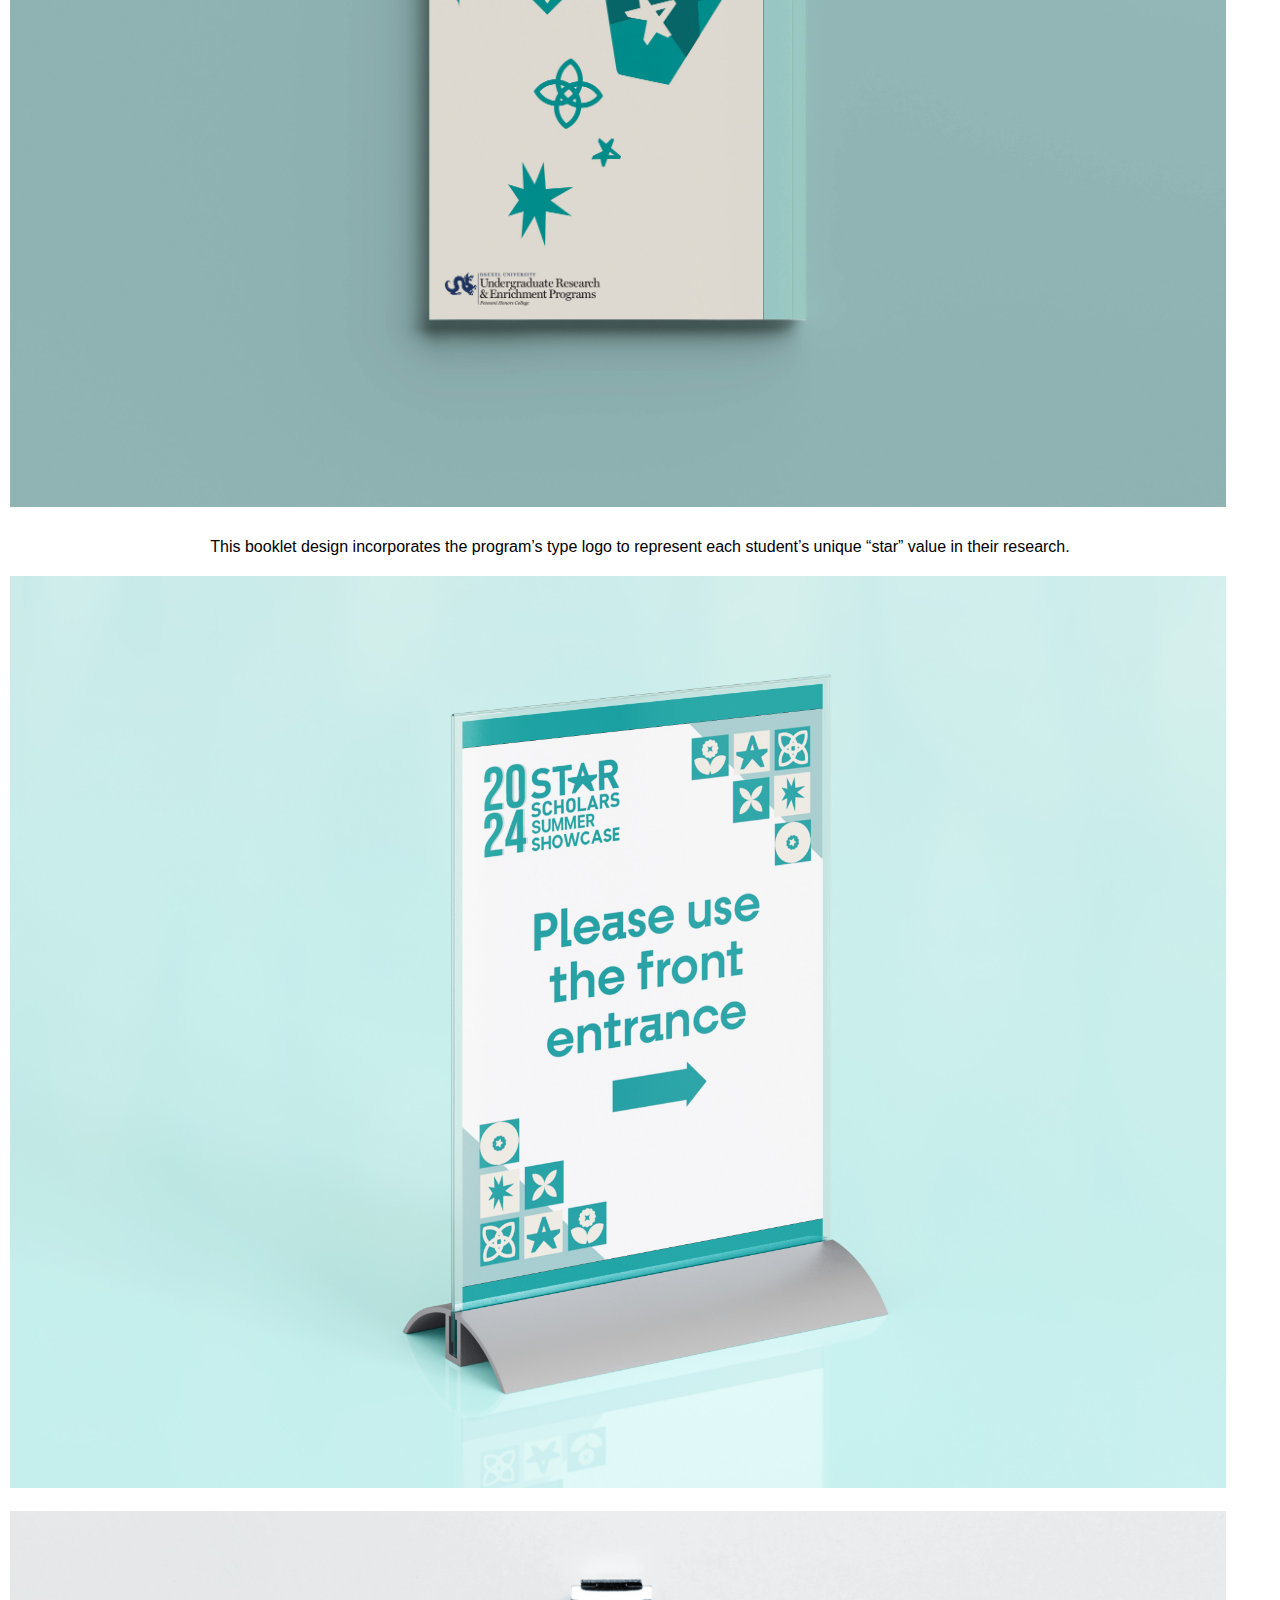
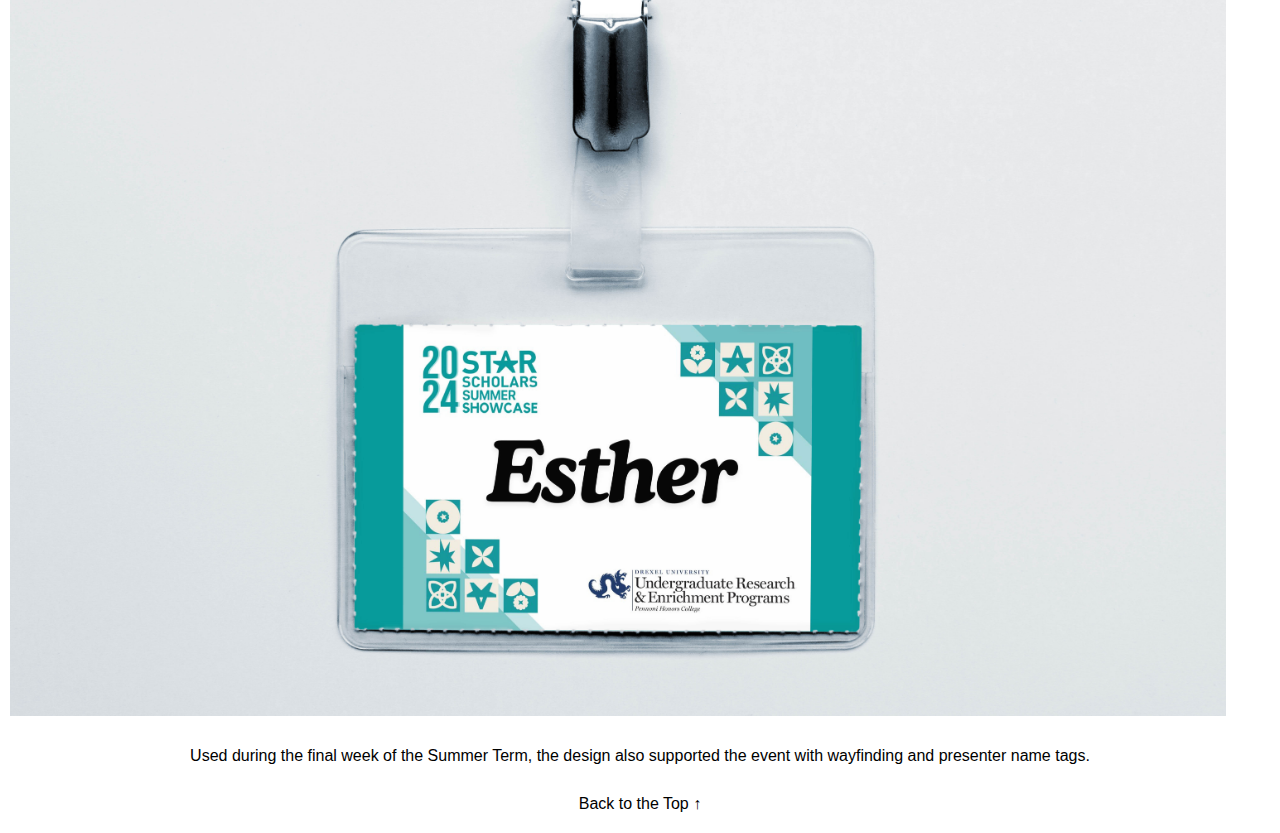
<file: star.html>
<!DOCTYPE html>
<html lang="en">
    
<head>
    <meta charset="UTF-8">
    <meta name="viewport" content="width=device-width, initial-scale=1.0">
    <title>Portfolio - Esther Lee - Star Scholars</title>
    <link rel="stylesheet" href="styles.css"> <!-- Link your CSS file -->
</head>

<!-- Full header -->
<body>
    <header>
        <div class="logo">
            <a href="index.html">
                <img src="Images/about/logo.png" alt="Esther Lee Logo" class="logo">
            </a>
        </div>
    </header>

    <!-- Navigation Bar -->
    <nav>
        <div class ="nav-container" id="nav-container">
              <ul id="nav-links" class="nav-links">
                <li><a href="work.html">My Work</a></li>
                <li><a href="index.html">About Me</a></li>
            </ul>
        </div>
    </nav>

     <!--Content-->
     <h1>2024 Star Scholars Summer Showcase</h1>
     <p class="description">The STAR Scholars Summer Showcase celebrates the research and creative work of Drexel’s STAR Scholars in the Undergraduate Research and Enrichment Program.</p>
     <img src="Images/star/front.jpg" alt="2024 Star Scholars Front Cover" class="container-image"/>
     <img src="Images/star/back.jpg" alt="2024 Star Scholars Back Cover"  class="container-image"/>
     <p class="description">This booklet design incorporates the program’s type logo to represent each student’s unique “star” value in their research.</p>
     <img src="Images/star/deskstand.jpg" alt="2024 Star Scholars Desk Stand" class="container-image"/>
     <img src="Images/star/card.jpg" alt="2024 Star Scholars Card"  class="container-image"/>
     <p class="description">Used during the final week of the Summer Term, the design also supported the event with wayfinding and presenter name tags.</p>

    <!--footer-->
    <footer>
        <a href="#top">Back to the Top &#8593;</a>
    </footer>

</body>
</html>
</file>
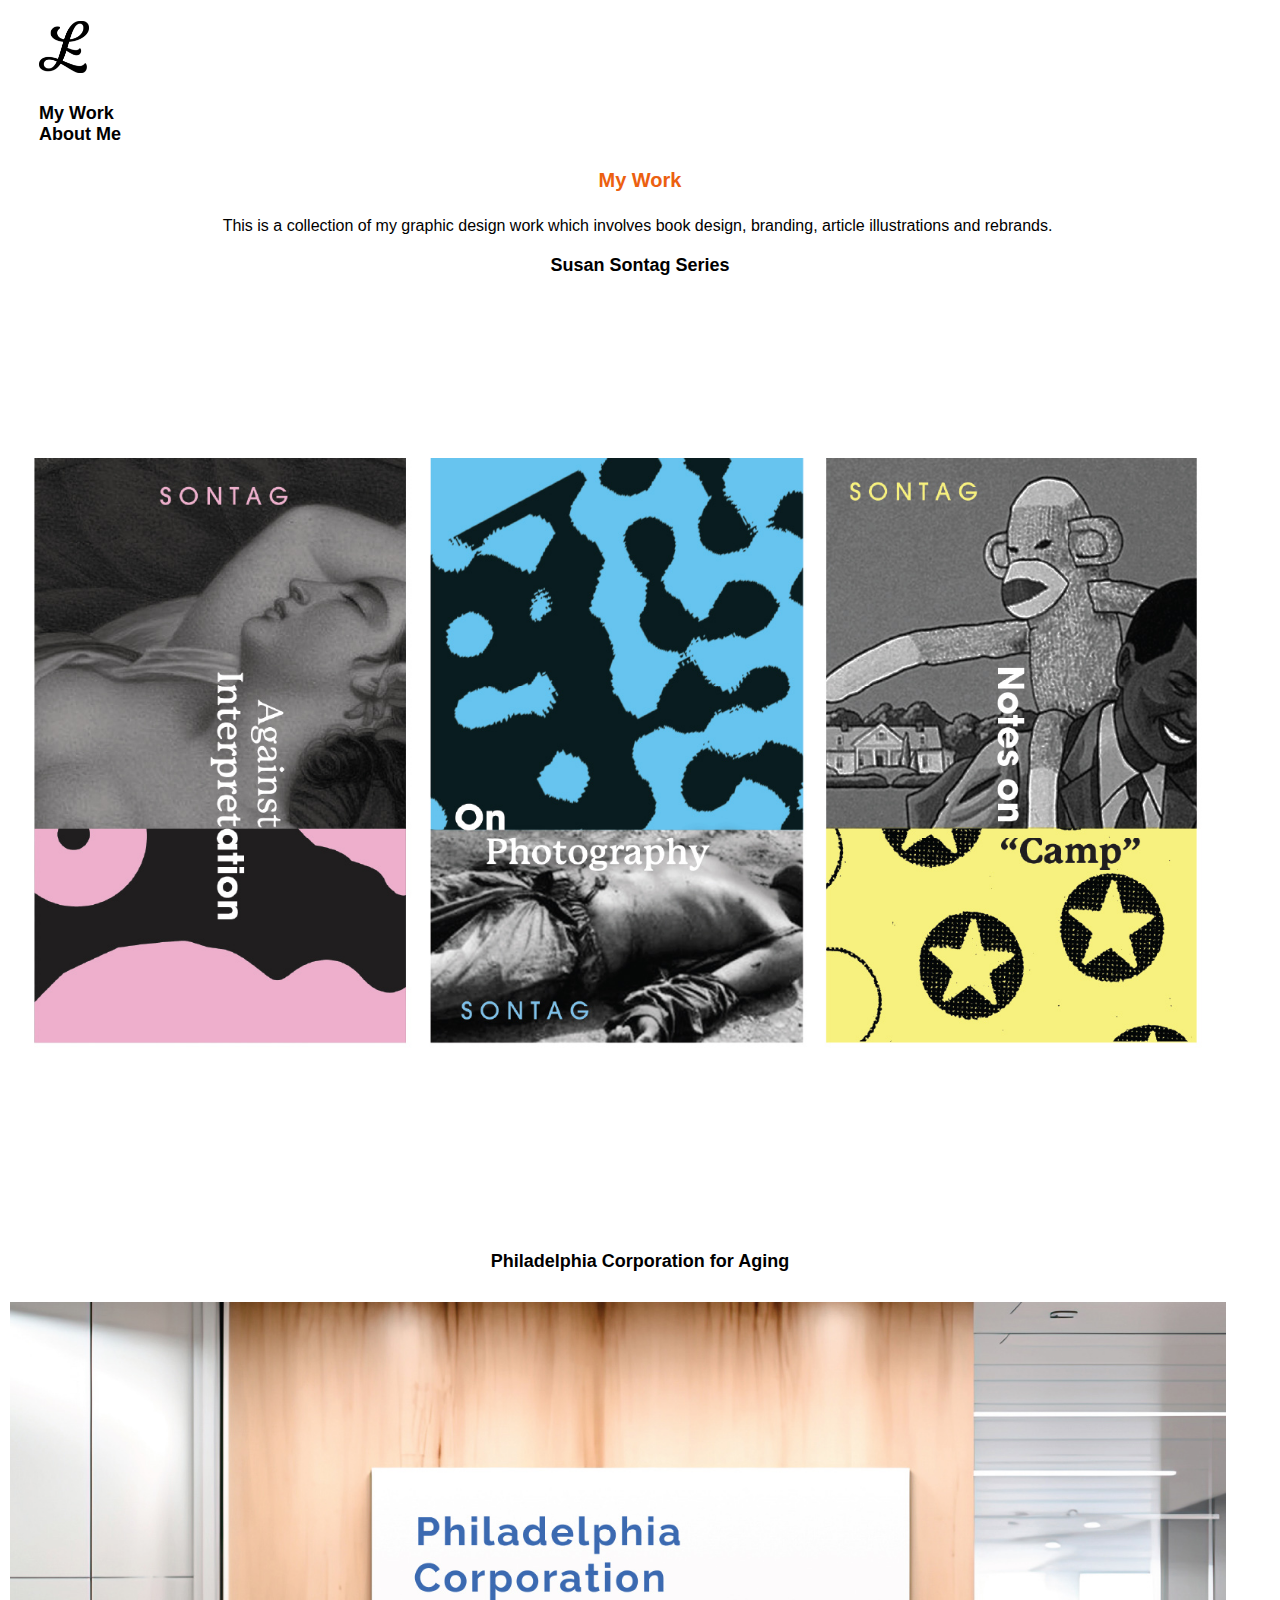
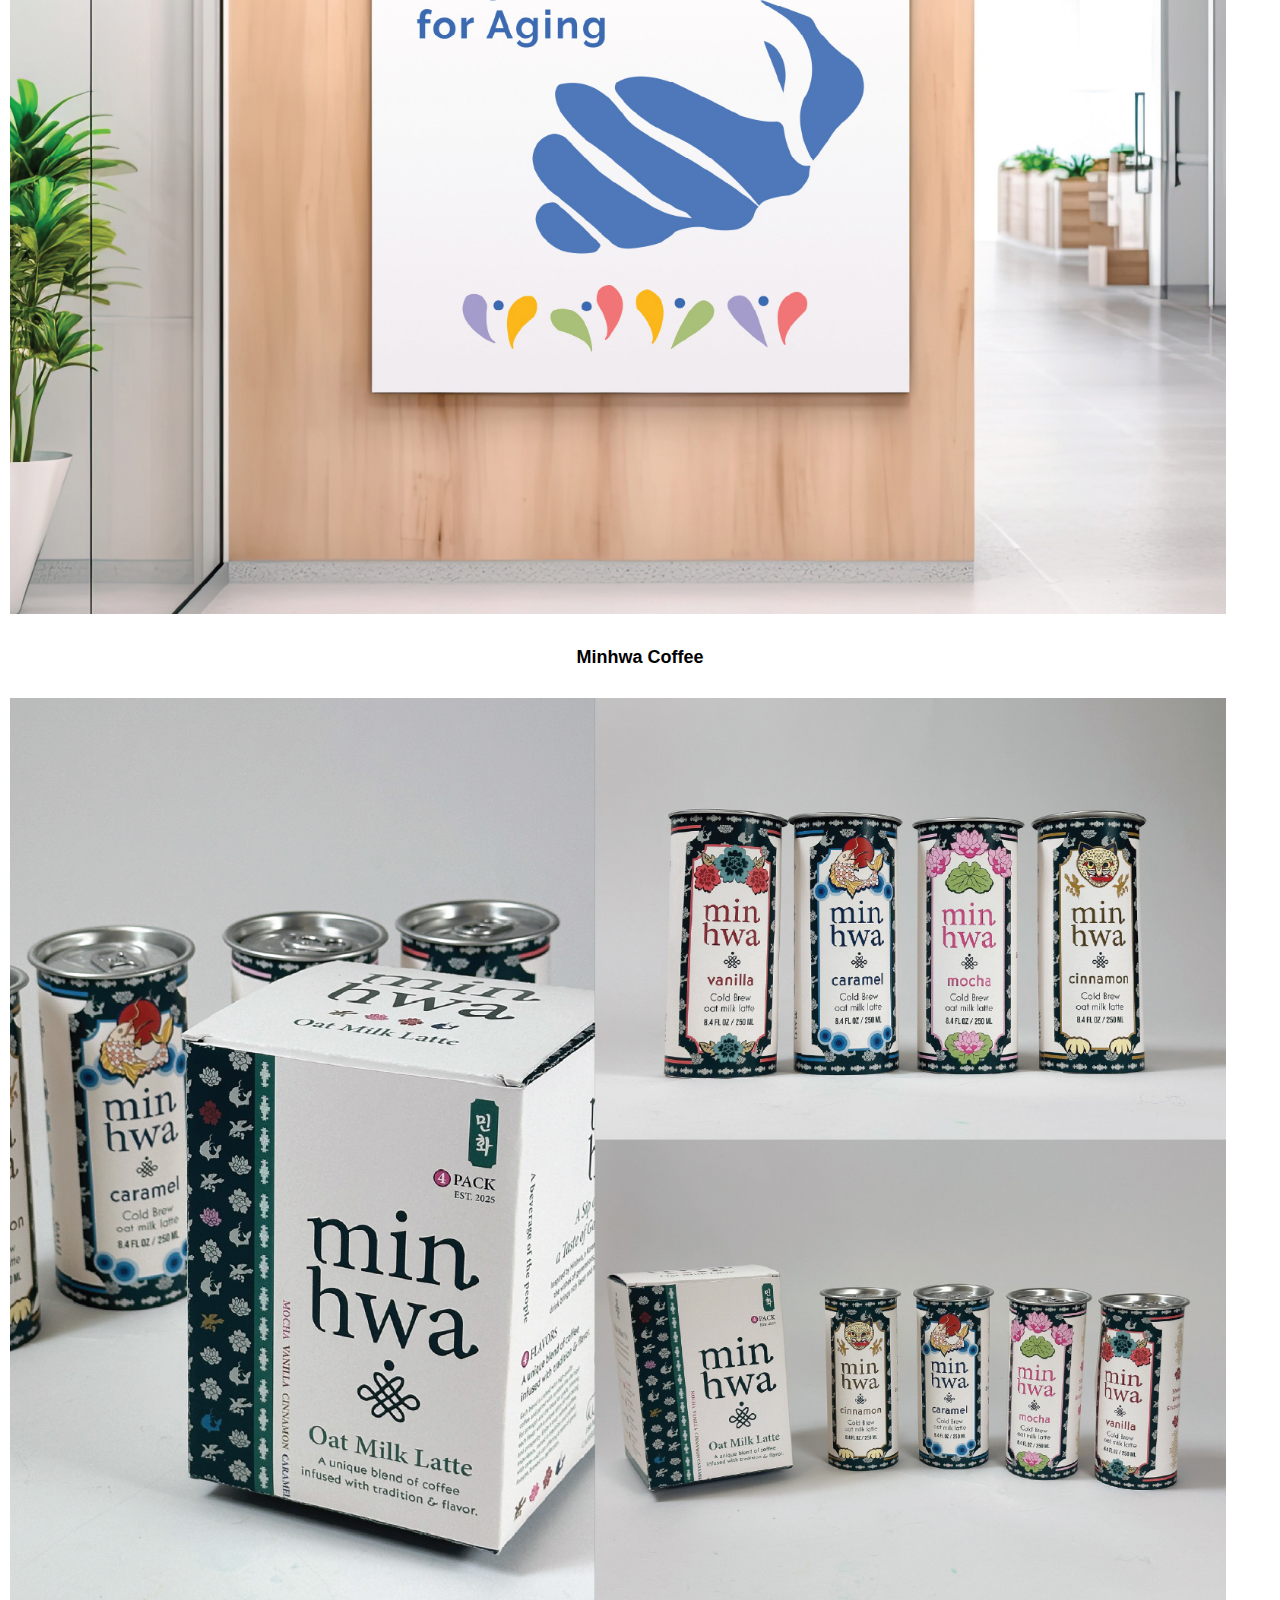
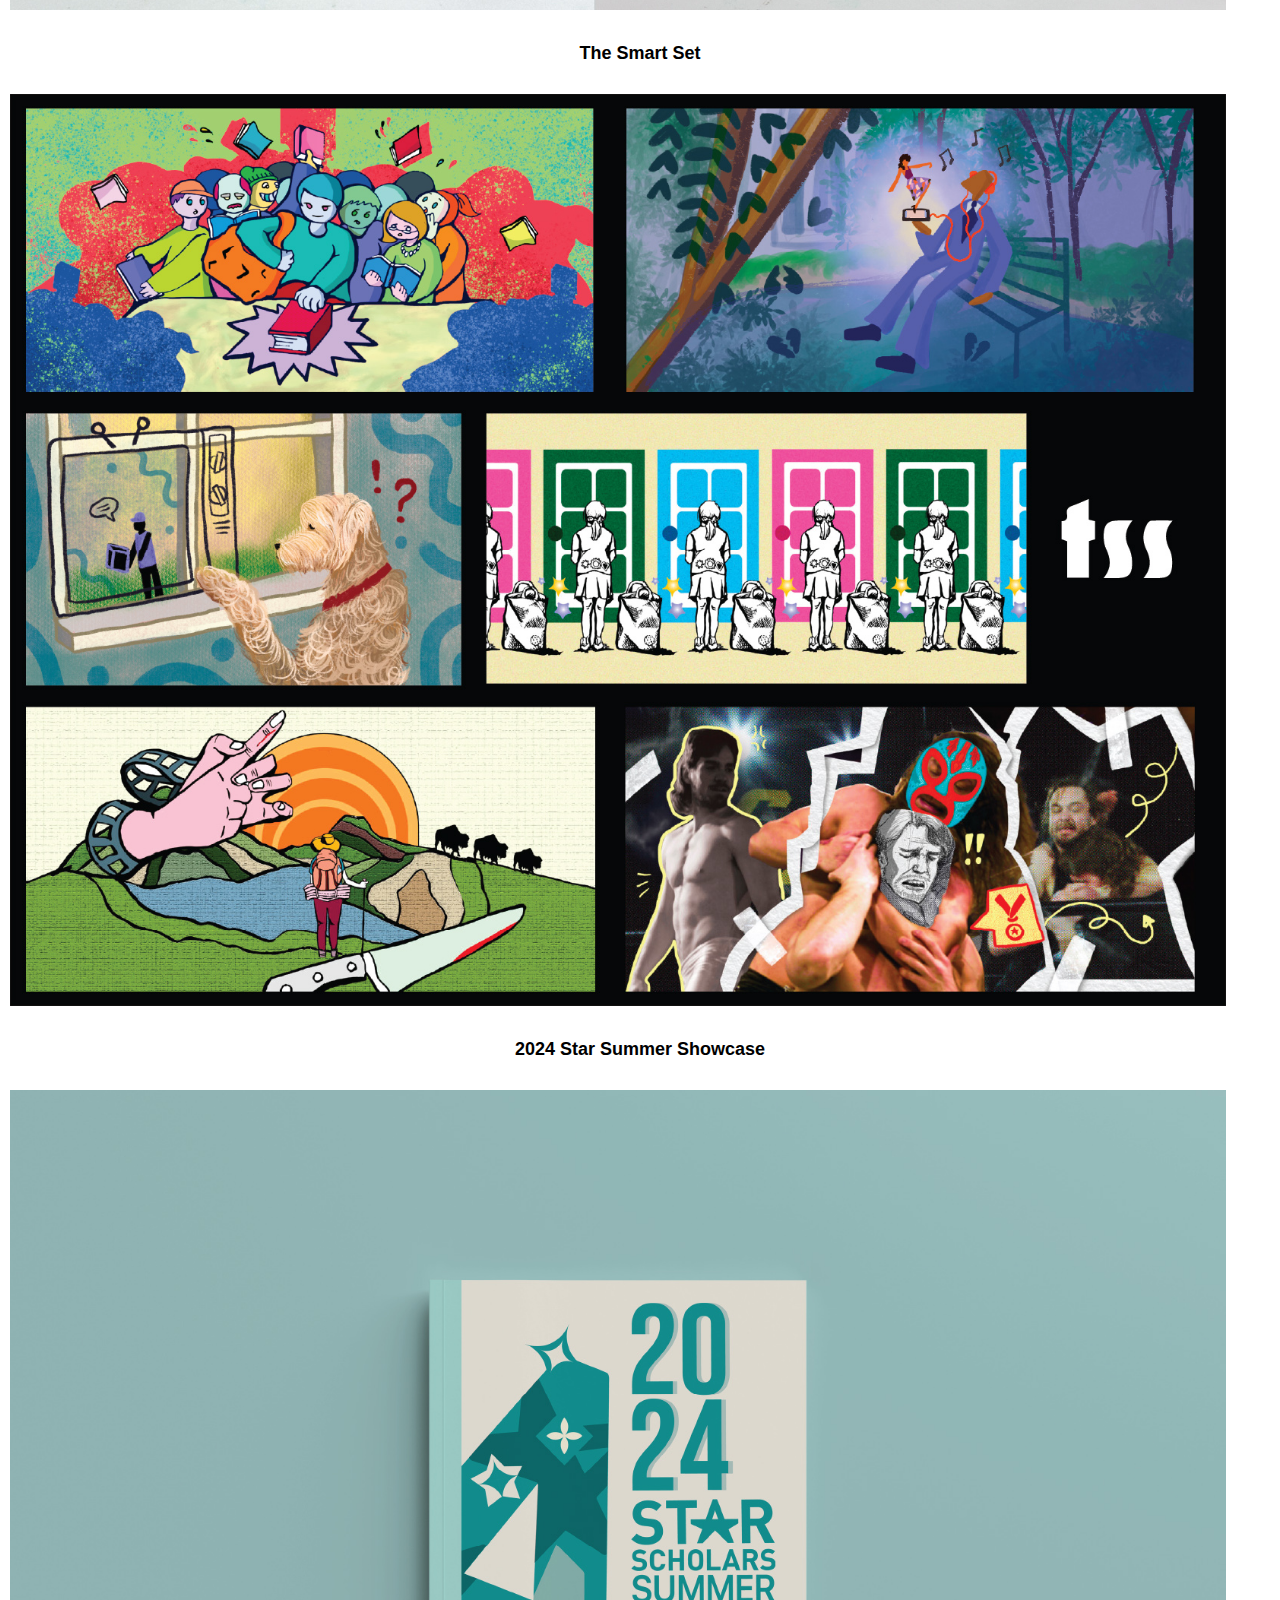
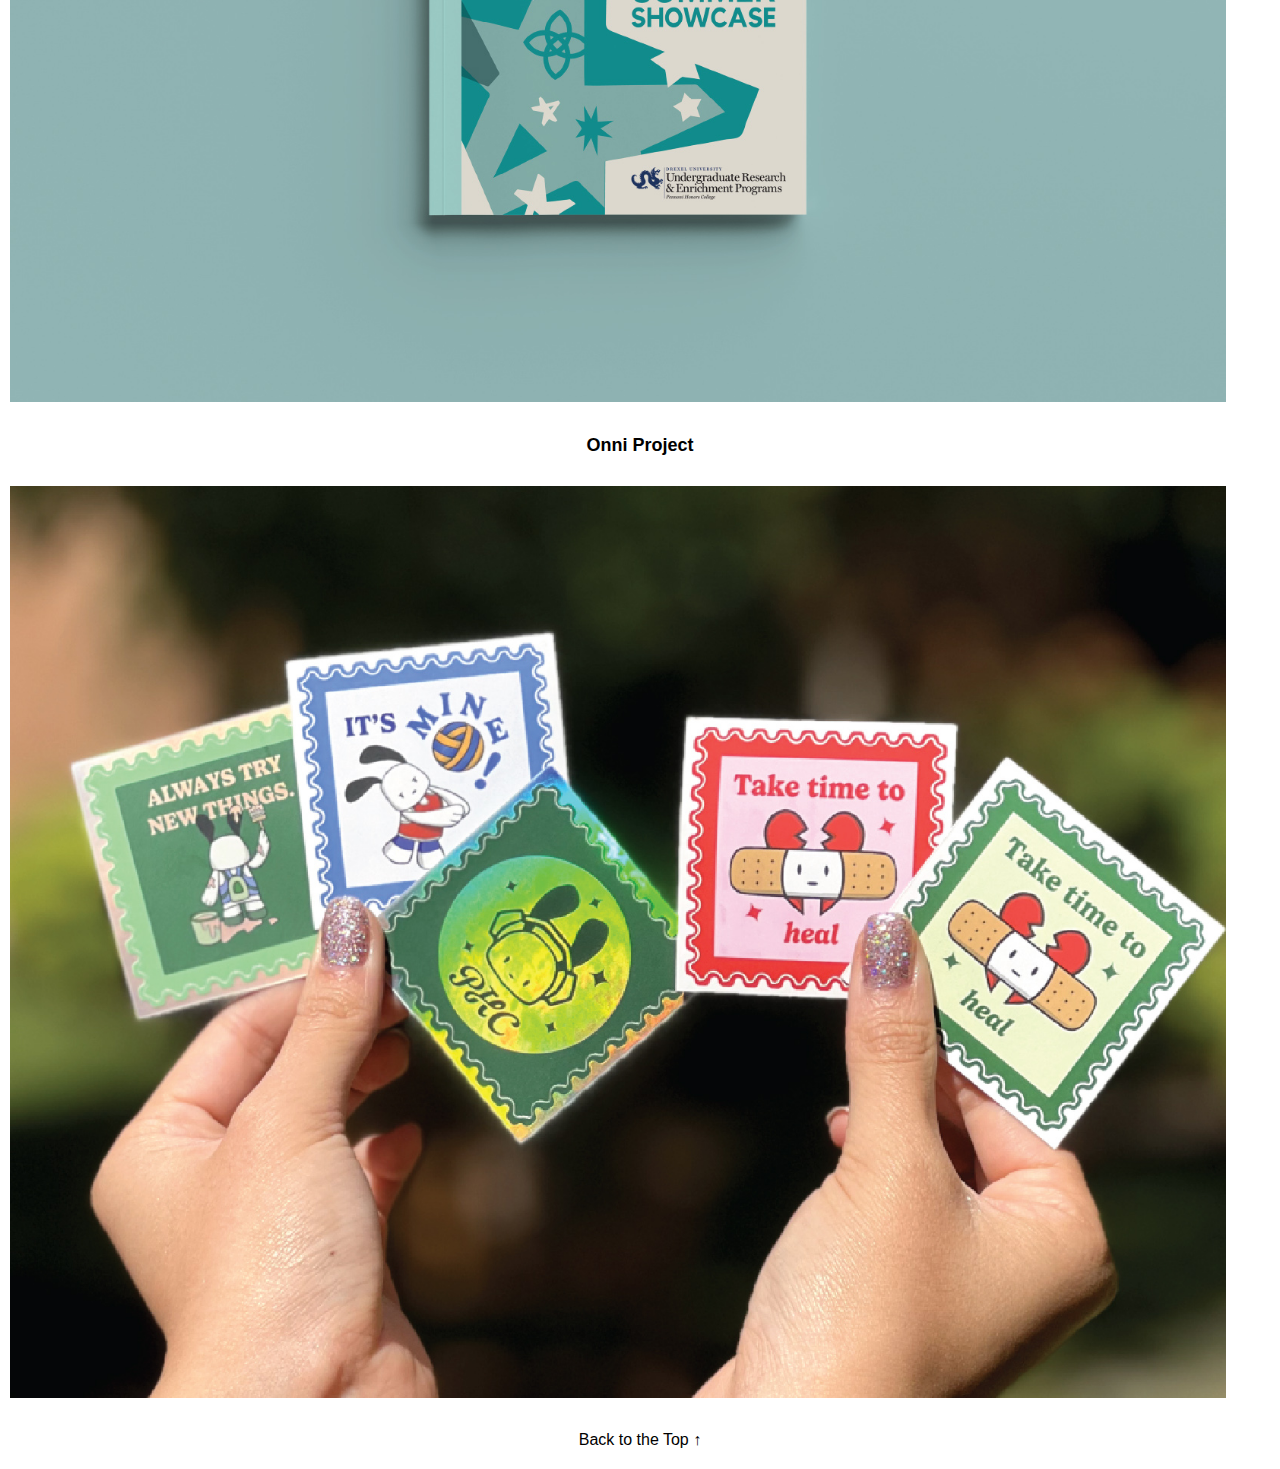
<file: work.html>
<!DOCTYPE html>
<html lang="en">

<head>
    <meta charset="UTF-8">
    <meta name="viewport" content="width=device-width, initial-scale=1.0">
    <title>My Work</title>
    <link rel="stylesheet" href="styles.css">
</head>

<!-- Full header -->
 <body>
    <header>
        <div class="logo">
            <a href="index.html">
                <img src="Images/about/logo.png" alt="Esther Lee Logo" class="logo">
            </a>
        </div>
    </header>

    <!-- Navigation Bar -->
    <nav>
        <div class ="nav-container" id="nav-container">
            <ul id="nav-links" class="nav-links">
                <li><a href="work.html">My Work</a></li>
                <li><a href="index.html">About Me</a></li>
            </ul>
        </div>
    </nav>

        <h1>My Work</h1>
        <p>This is a collection of my graphic design work which involves book design, branding, article illustrations and rebrands.</p>
        
<!--Thumbnails-->

        <a href="book.html" class="title-link">
            <h2>Susan Sontag Series</h2>
        </a>
        <a href="book.html">
            <img src="Images/thumbnails/4.jpg" alt="susan sontag series" class="container-image">
        </a>

        <a href="pca.html" class="title-link">
            <h2>Philadelphia Corporation for Aging</h2>
        </a>
        <a href="pca.html">
            <img src="Images/thumbnails/3.jpg" alt="philadelphia corporation for aging" class="container-image">
        </a>

        <a href="minhwa.html" class="title-link">
            <h2>Minhwa Coffee</h2>
        </a>
        <a href="minhwa.html" class="title-link">
            <img src="Images/thumbnails/2.jpg" alt="minhwa cofee" class="container-image">
        </a>

        <a href="tss.html" class="title-link">
            <h2>The Smart Set</h2>
        <a href="tss.html">
            <img src="Images/thumbnails/1.jpg" alt="the smart set" class="container-image">
        </a>

        <a href="star.html" class="title-link"></a>
        <h2>2024 Star Summer Showcase</h2>
        <a href="star.html">
            <img src="Images/thumbnails/5.jpg" alt="2024 Star Summer Showcase" class="container-image">
        </a>

        <a href="onni.html" class="title-link"></a>
        <h2>Onni Project</h2>
        <a href="onni.html">
            <img src="Images/thumbnails/6.jpg" alt="Onni Project" class="container-image">
        </a>

        <footer>
            <a href="#top">Back to the Top &#8593;</a>
        </footer>

</body>
</html>
</file>
<file: styles.css>
styles.css

/* Simple reset */
* {
    margin: 0;
    padding: 0;
    box-sizing: border-box;
}

/* Margin */
div {
    margin-top: .5em;
    margin-right: 2em;
    margin-bottom: 2em;
    margin-left: 2em;
   }

/* Navigation Bar */
header{
    display: flex;
    justify-content: space-between;
    align-items: center;
    padding: 15px 15px 0px 15px;
    background-color: #fff;
    position: relative;
}
/* Navigation Links */

.nav-links {
    list-style: none; /* Removes bullets */
    margin: 0;        /* Resets default margin */
    padding: 0px 15px;       /* Resets default padding */
    gap: 30px;        /* Adds spacing between links */
}

/* Style navigation links */
.nav-links a {
    text-decoration: none; /* Removes underline */
    color: black;          /* Set link color */
    font-size: 18px;       /* Adjust font size */
    font-weight: bold;     /* Make the text bold */
}

/* Optional: Hover effect */
.nav-links a:hover {
    color: #0077cc; /* Change color on hover */
}

header .logo { 
    display: flex;
    align-items: center;
} 
/* Logo Image*/
header .logo img {
    width: 50px; 
    height: auto; 
    margin: 0;        /* Resets default margin */
    padding: 0px 0px;       /* Resets default padding */
} 

.contact {
    margin-bottom: 2em;
    margin-top: 2em;
}

/* Global font styles */
    body {
        font-family: 'Inter', sans-serif;
        font-size: 12px; /* Default size */
        color: #000; /* Text color */
        margin: 0;
        padding: 0;
        text-align: justify;  /* Makes the text spread across the container */
        text-justify: inter-word;  /* Ensures spaces between words are evenly distributed */
    }

/* Headings */
    h1 {
        font-size: 20px;
        color: #EC6010;
        text-align: center; /* Centers the text horizontally */
        padding: 0;
        margin-top: 20px;
        margin-bottom: 20px;
    }

    h2, h3 {
        font-size: 2.5 rem;
        color: #000;
        text-align: center; /* Centers the text horizontally */
        padding: 0;
        margin-top: 20px;
        margin-bottom: 20px;
        font-weight: bold;
    }

    h2:hover {
        color: #FF5733; /* Change this to the color you want */
    }

    p{
        font-size: 16px;
        color: #000;
        text-align: center; /* Centers the text horizontally */
        margin-top: .5em;
        margin-right: 2em;
        margin-bottom: 0;
        margin-left: 2em;        
        padding: 5px 5px 0 0 ;
    }

    .link-text{
        color: #0686D6;
    }

    .link-text a {
        color: #0686D6; /* Ensures the link itself is also styled */
        text-decoration: none; /* Optional: removes underline */
        font-weight: bold;
    }

    .connect-text {
        color: #EC6010; /* Ensures the link itself is also styled */
        text-decoration: none; /* Optional: removes underline */
        font-weight: bold;
    }

    .description {
        padding: 10px;
    }
    .headings {
        font-size: 2.5 rem;
        color: #EC6010;
        text-align: center; /* Centers the text horizontally */
        padding: 0;
        margin-top: 20px;
        margin-bottom: 20px;
        font-weight: bold;
    }

/* Links */
a {
    color: #000;
    text-decoration: none;
}
a:hover {
    text-decoration: underline;
}

.title-link {
    text-decoration: none;
    color: inherit; /* Keeps the color of the h2 text */
}

.title-link:hover {
    color: #0686D6; /* Change color on hover */
}

/* Image Resizing */

.container-image {
    width: 95%; /* The image will take up 50% of the width of its container */
    height: auto; /* Keeps the aspect ratio intact */
    padding: 10px;
}
/* footer */

footer {
    background-color: #ffffff;  /* Light gray background for the footer */
    text-align: center;  /* Center-align the content in the footer */
    padding: 20px 0;  /* Add padding to the top and bottom */
    position: static;  /* Fix the footer at the bottom of the page */
    left: 0;
    width: 100%;  /* Make the footer span the full width of the page */
    bottom: 10px;  /* Align the footer to the bottom */
    font-family: Arial, sans-serif;  /* Set the font */
    font-size: 16px;
    font-weight: Regular;
}
</file>
